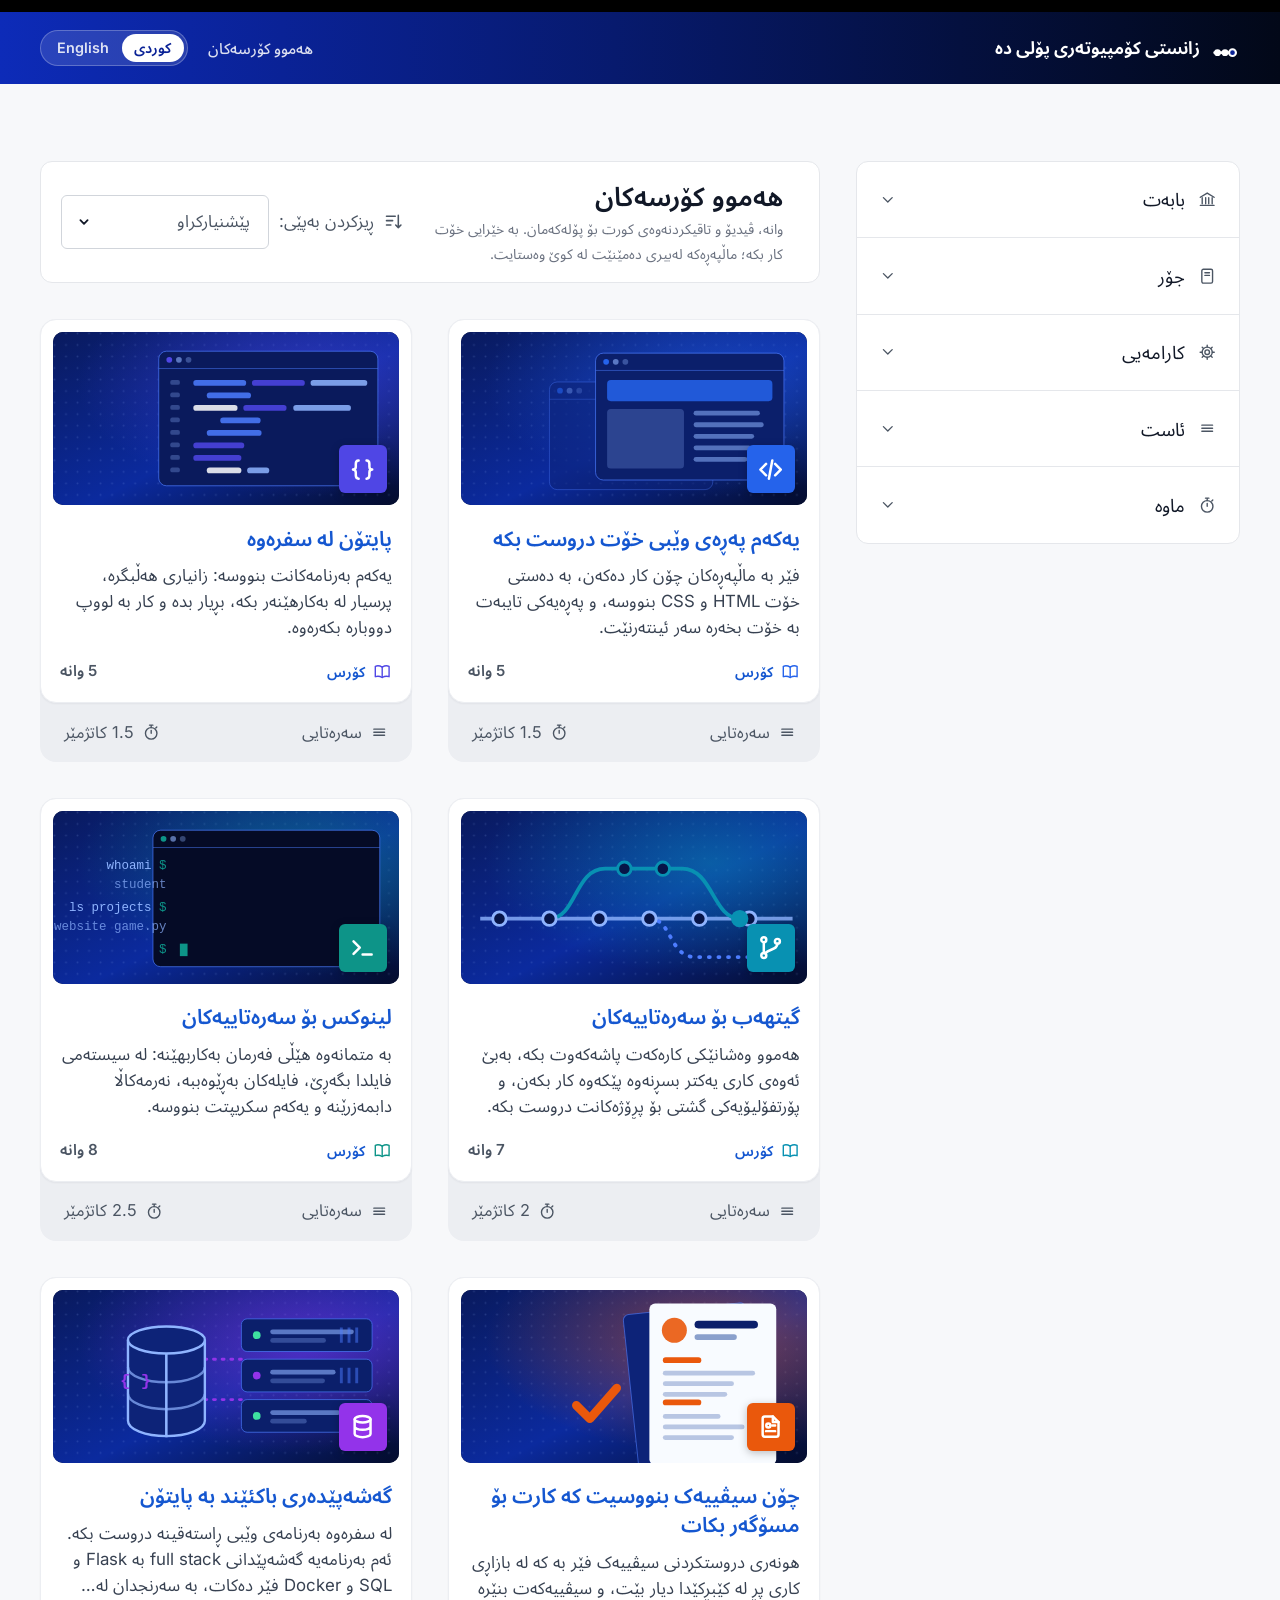
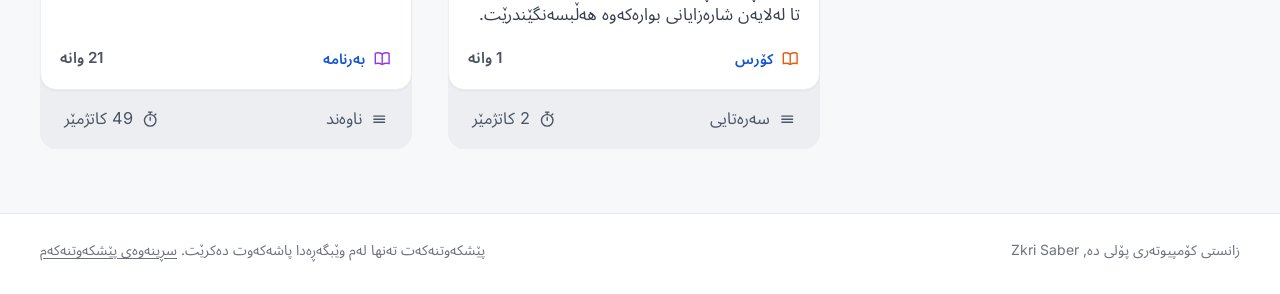
<file: index.html>
<!DOCTYPE html>
<html lang="en">
<head>
  <meta charset="utf-8">
  <meta name="viewport" content="width=device-width, initial-scale=1">
  <title>Courses</title>
  <meta name="description" content="Online courses for my students.">
  <link rel="icon" href="data:image/svg+xml,%3Csvg xmlns='http://www.w3.org/2000/svg' viewBox='0 0 32 32'%3E%3Crect width='32' height='32' rx='8' fill='%230A2296'/%3E%3Cpath d='M6 22h20' stroke='%238FB4FF' stroke-width='3' stroke-linecap='round'/%3E%3Ccircle cx='9' cy='22' r='3.5' fill='%238FB4FF'/%3E%3Ccircle cx='16' cy='22' r='3.5' fill='%238FB4FF'/%3E%3Ccircle cx='23' cy='22' r='3.5' fill='%230A2296' stroke='%238FB4FF' stroke-width='2'/%3E%3C/svg%3E">
  <link rel="stylesheet" href="assets/styles.css">
</head>
<body>
  <a class="skip-link" href="#main">Skip to content</a>

  <header class="topbar">
    <div class="topbar-inner">
      <a class="brand" href="#/" id="brand">
        <svg class="brand-mark" viewBox="0 0 32 32" aria-hidden="true">
          <path d="M5 21h22" />
          <circle cx="8" cy="21" r="3.6" />
          <circle cx="16" cy="21" r="3.6" />
          <circle cx="24" cy="21" r="3.6" class="open" />
        </svg>
        <span id="brand-name">Courses</span>
      </a>
      <div class="topbar-end">
        <nav class="topnav" aria-label="Main">
          <a href="#/" data-nav="home">All courses</a>
        </nav>
        <div class="lang-switch" id="lang-switch" role="group" hidden></div>
      </div>
    </div>
  </header>

  <main id="main" tabindex="-1">
    <p class="loading">…</p>
  </main>

  <footer class="site-footer">
    <div class="footer-inner">
      <p id="footer-text"></p>
      <p class="footer-note">Your progress is saved in this browser only.
        <button type="button" class="link-button" id="reset-progress">Reset my progress</button>
      </p>
    </div>
  </footer>

  <script src="assets/vendor/marked.js"></script>
  <script src="assets/app.js"></script>
</body>
</html>
</file>
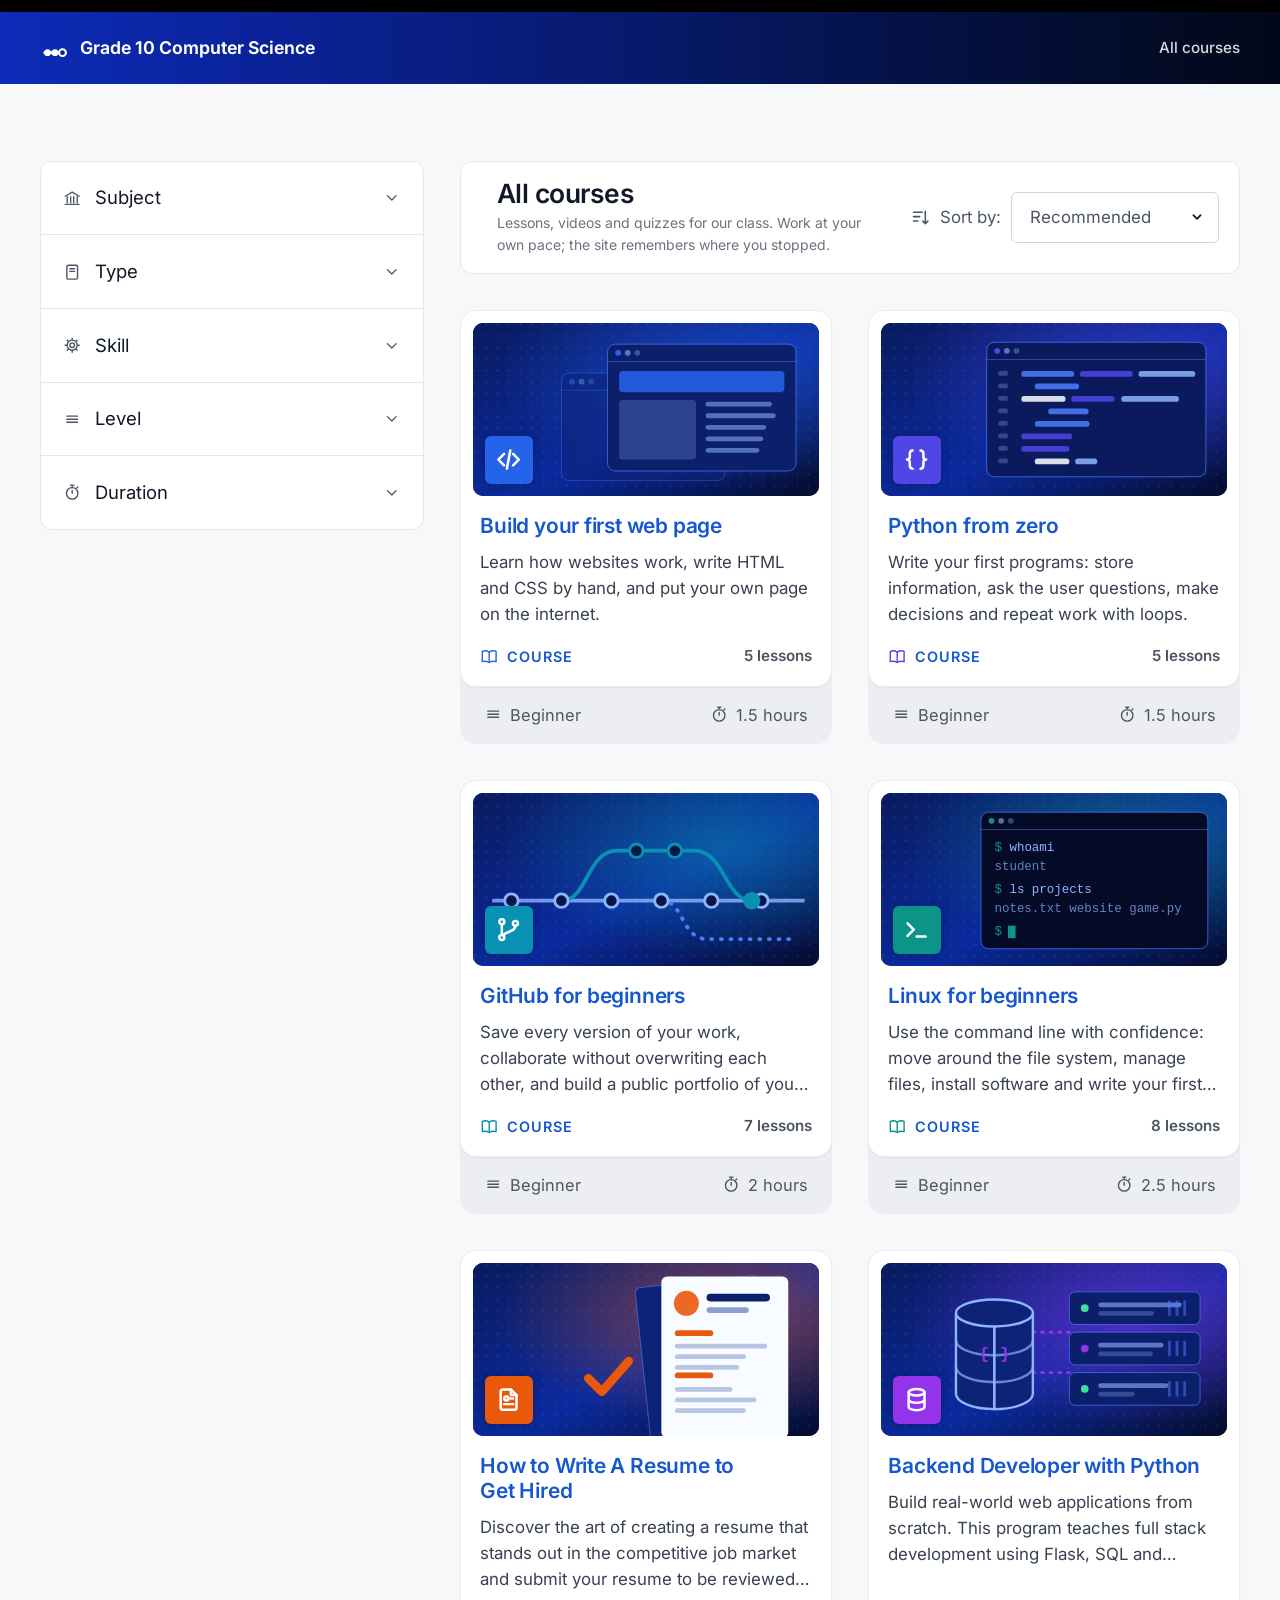
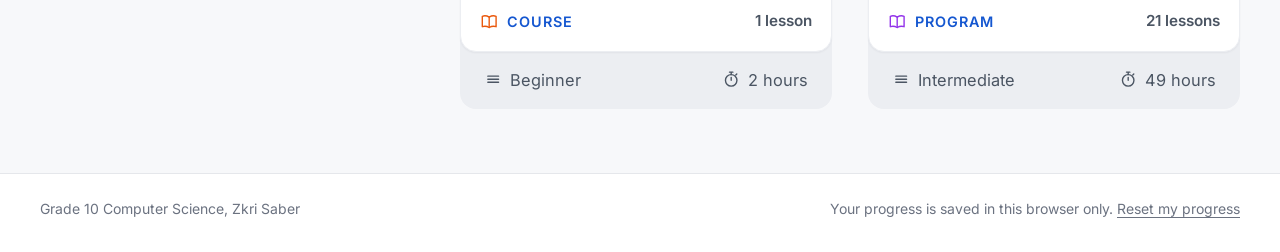
<file: course-site/index.html>
<!DOCTYPE html>
<html lang="en">
<head>
  <meta charset="utf-8">
  <meta name="viewport" content="width=device-width, initial-scale=1">
  <title>Courses</title>
  <meta name="description" content="Online courses for my students.">
  <link rel="icon" href="data:image/svg+xml,%3Csvg xmlns='http://www.w3.org/2000/svg' viewBox='0 0 32 32'%3E%3Crect width='32' height='32' rx='8' fill='%230A2296'/%3E%3Cpath d='M6 22h20' stroke='%238FB4FF' stroke-width='3' stroke-linecap='round'/%3E%3Ccircle cx='9' cy='22' r='3.5' fill='%238FB4FF'/%3E%3Ccircle cx='16' cy='22' r='3.5' fill='%238FB4FF'/%3E%3Ccircle cx='23' cy='22' r='3.5' fill='%230A2296' stroke='%238FB4FF' stroke-width='2'/%3E%3C/svg%3E">
  <link rel="stylesheet" href="assets/styles.css">
</head>
<body>
  <a class="skip-link" href="#main">Skip to content</a>

  <header class="topbar">
    <div class="topbar-inner">
      <a class="brand" href="#/" id="brand">
        <svg class="brand-mark" viewBox="0 0 32 32" aria-hidden="true">
          <path d="M5 21h22" />
          <circle cx="8" cy="21" r="3.6" />
          <circle cx="16" cy="21" r="3.6" />
          <circle cx="24" cy="21" r="3.6" class="open" />
        </svg>
        <span id="brand-name">Courses</span>
      </a>
      <nav class="topnav" aria-label="Main">
        <a href="#/" data-nav="home">All courses</a>
      </nav>
    </div>
  </header>

  <main id="main" tabindex="-1">
    <p class="loading">Loading courses…</p>
  </main>

  <footer class="site-footer">
    <div class="footer-inner">
      <p id="footer-text"></p>
      <p class="footer-note">Your progress is saved in this browser only.
        <button type="button" class="link-button" id="reset-progress">Reset my progress</button>
      </p>
    </div>
  </footer>

  <script src="assets/vendor/marked.js"></script>
  <script src="assets/app.js"></script>
</body>
</html>
</file>
<file: assets/styles.css>
/* ==========================================================================
   Course site styles
   Colors, fonts and spacing live in the :root block below. Change them there.
   Each course's accent color comes from "color" in content/courses.json.
   ========================================================================== */

@font-face {
  font-family: "Inter";
  src: url("fonts/inter-latin.woff2") format("woff2-variations");
  font-weight: 100 900;
  font-display: swap;
  unicode-range: U+0000-00FF, U+0131, U+0152-0153, U+02BB-02BC, U+02C6, U+02DA, U+02DC, U+0304, U+0308, U+0329, U+2000-206F, U+20AC, U+2122, U+2191, U+2193, U+2212, U+2215, U+FEFF, U+FFFD;
}
@font-face {
  font-family: "Inter";
  src: url("fonts/inter-latin-ext.woff2") format("woff2-variations");
  font-weight: 100 900;
  font-display: swap;
  unicode-range: U+0100-02BA, U+02BD-02C5, U+02C7-02CC, U+02CE-02D7, U+02DD-02FF, U+1E00-1E9F, U+1EF2-1EFF, U+2C60-2C7F, U+A720-A7FF;
}

/* Arabic-script letters, including Kurdish Sorani (ڕ ڵ ێ ۆ ە) */
@font-face {
  font-family: "Noto Sans Arabic";
  src: url("fonts/noto-sans-arabic.woff2") format("woff2-variations");
  font-weight: 100 900;
  font-display: swap;
  unicode-range: U+0600-06FF, U+0750-077F, U+0870-088E, U+0890-0891, U+0897-08E1, U+08E3-08FF, U+200C-200E, U+2010-2011, U+204F, U+2E41, U+FB50-FDFF, U+FE70-FE74, U+FE76-FEFC;
}

:root {
  /* Palette */
  --paper: #f7f8fa;        /* page background */
  --surface: #ffffff;      /* panels and cards */
  --ink: #111827;          /* headings */
  --text: #374151;         /* body text */
  --ink-2: #4b5563;        /* secondary text */
  --ink-3: #6b7280;        /* hints, meta */
  --rule: #e5e7eb;         /* dividers and borders */
  --rule-strong: #d1d5db;
  --blue: #1557d0;         /* course titles and links */
  --action: #1d4ed8;       /* buttons */
  --action-hover: #1e40af;
  --foot: #eceef2;         /* card footer strip */
  --ok: #0c7a5f;
  --ok-bg: #e3f4ee;
  --bad: #b4243a;
  --bad-bg: #fbe9ec;
  --focus: #2563eb;
  --line: #2563eb;         /* default course color (overridden per course) */
  --band: linear-gradient(90deg, #0d2bb8 0%, #0a2296 22%, #071a6e 48%, #04103f 75%, #020818 100%);

  /* Type */
  --display: "Inter", "Noto Sans Arabic", "Segoe UI", system-ui, -apple-system, sans-serif;
  --body: "Inter", "Noto Sans Arabic", "Segoe UI", system-ui, -apple-system, "Noto Sans", sans-serif;
  --mono: ui-monospace, "SF Mono", Menlo, Consolas, monospace;

  --t-sm: 0.875rem;
  --t-base: 1rem;
  --t-md: 1.25rem;
  --t-lg: 1.5rem;
  --t-xl: 2.25rem;

  --page: 100rem;
  --gutter: clamp(1rem, 3.5vw, 2.5rem);
  --radius: 16px;
}

*, *::before, *::after { box-sizing: border-box; }

[hidden] { display: none !important; }

html { -webkit-text-size-adjust: 100%; }

body {
  margin: 0;
  background: var(--paper);
  color: var(--text);
  font-family: var(--body);
  font-size: var(--t-base);
  line-height: 1.6;
  min-height: 100vh;
  display: flex;
  flex-direction: column;
  -webkit-font-smoothing: antialiased;
}

main { flex: 1; outline: none; }

img, video, iframe { max-width: 100%; }

a { color: var(--blue); text-decoration-thickness: 1px; text-underline-offset: 0.18em; }
a:hover { text-decoration-thickness: 2px; }

:focus-visible {
  outline: 3px solid var(--focus);
  outline-offset: 3px;
  border-radius: 4px;
}

/* Page headings receive focus after navigation (for screen readers); no ring needed */
h1[tabindex="-1"]:focus { outline: none; }

h1, h2, h3, h4 {
  font-family: var(--display);
  font-weight: 650;
  line-height: 1.2;
  letter-spacing: -0.015em;
  color: var(--ink);
  margin: 0;
  text-wrap: balance;
}

p { margin: 0; text-wrap: pretty; }

.skip-link {
  position: absolute;
  inset-inline-start: 1rem;
  top: -4rem;
  background: var(--ink);
  color: #fff;
  padding: 0.6rem 1rem;
  border-radius: 8px;
  z-index: 20;
}
.skip-link:focus { top: 1rem; }

.visually-hidden {
  position: absolute !important;
  width: 1px; height: 1px;
  overflow: hidden; clip: rect(0 0 0 0);
  white-space: nowrap;
}

.wrap {
  max-width: var(--page);
  margin-inline: auto;
  padding-inline: var(--gutter);
}

.icon { width: 1.25em; height: 1.25em; flex: none; vertical-align: -0.25em; }

/* ---------- Header band ---------- */

.topbar {
  border-top: 12px solid #000;
  background: var(--band);
  color: #fff;
}
.topbar-inner {
  max-width: var(--page);
  min-height: 72px;
  margin-inline: auto;
  padding: 0.75rem var(--gutter);
  display: flex;
  align-items: center;
  justify-content: space-between;
  gap: 1rem;
}
.brand {
  display: inline-flex;
  align-items: center;
  gap: 0.65rem;
  min-width: 0;
  font-weight: 650;
  font-size: 1.1rem;
  line-height: 1.2;
  color: #fff;
  text-decoration: none;
}
.brand span { overflow: hidden; text-overflow: ellipsis; white-space: nowrap; }
.brand-mark { width: 30px; height: 30px; flex: none; }
.brand-mark path { stroke: #fff; stroke-width: 3; stroke-linecap: round; }
.brand-mark circle { fill: #fff; }
.brand-mark circle.open { fill: #0a2296; stroke: #fff; stroke-width: 2.2; }
.topbar-end { flex: none; display: flex; align-items: center; gap: 1.25rem; }
.topnav { flex: none; white-space: nowrap; }
.lang-switch {
  display: inline-flex;
  padding: 3px;
  border-radius: 999px;
  background: rgba(255, 255, 255, 0.12);
  border: 1px solid rgba(255, 255, 255, 0.25);
}
.lang-switch button {
  font: inherit;
  font-size: 0.9rem;
  font-weight: 600;
  line-height: 1.2;
  padding: 0.35rem 0.8rem;
  border: 0;
  border-radius: 999px;
  background: transparent;
  color: rgba(255, 255, 255, 0.85);
  cursor: pointer;
}
.lang-switch button:hover { color: #fff; }
.lang-switch button[aria-pressed="true"] { background: #fff; color: #0a2296; }
.topnav a {
  color: rgba(255, 255, 255, 0.85);
  text-decoration: none;
  font-size: 0.95rem;
  font-weight: 500;
}
.topnav a:hover { color: #fff; text-decoration: underline; }
.topbar :focus-visible { outline-color: #fff; }

/* ---------- Buttons ---------- */

.btn {
  display: inline-flex;
  align-items: center;
  justify-content: center;
  gap: 0.55rem;
  font: inherit;
  font-weight: 600;
  font-size: 1rem;
  line-height: 1.2;
  padding: 0.8rem 1.3rem;
  border-radius: 8px;
  border: 2px solid var(--action);
  background: var(--action);
  color: #fff;
  text-decoration: none;
  cursor: pointer;
}
.btn:hover { background: var(--action-hover); border-color: var(--action-hover); }
.btn-quiet {
  background: var(--surface);
  color: var(--ink);
  border-color: var(--rule-strong);
}
.btn-quiet:hover { background: var(--surface); border-color: var(--ink); }
.btn[disabled] { opacity: 0.5; cursor: not-allowed; }

.link-button {
  font: inherit;
  color: inherit;
  background: none;
  border: 0;
  padding: 0;
  text-decoration: underline;
  text-underline-offset: 0.18em;
  cursor: pointer;
}

.panel {
  --paper: var(--surface);
  background: var(--surface);
  border: 1px solid var(--rule);
  border-radius: 12px;
}

/* ---------- Catalog (home) ---------- */

.catalog {
  max-width: var(--page);
  margin-inline: auto;
  padding: clamp(2rem, 6vw, 6rem) var(--gutter) 4rem;
  display: grid;
  grid-template-columns: minmax(15rem, 24rem) minmax(0, 1fr);
  gap: 2.25rem;
  align-items: start;
}

/* Filters sidebar */
.filters { overflow: hidden; }
.filters-search {
  padding: 1rem 1.25rem;
  border-bottom: 1px solid var(--rule);
}
.filters-search input {
  font: inherit;
  width: 100%;
  padding: 0.6rem 0.8rem;
  border: 1px solid var(--rule-strong);
  border-radius: 8px;
}
.filter-group + .filter-group { border-top: 1px solid var(--rule); }
.filter-group summary {
  list-style: none;
  display: flex;
  align-items: center;
  gap: 0.85rem;
  padding: 1.35rem 1.4rem;
  cursor: pointer;
  font-size: 1.15rem;
  color: var(--ink);
  user-select: none;
}
.filter-group summary::-webkit-details-marker { display: none; }
.filter-group summary .icon { color: var(--ink-2); width: 1.15rem; height: 1.15rem; }
.filter-group summary .label { flex: 1; }
.filter-group summary .chev {
  width: 1.1rem; height: 1.1rem;
  color: var(--ink-2);
  transition: transform 160ms ease;
}
.filter-group[open] summary .chev { transform: rotate(180deg); }
.filter-group summary .active-count {
  min-width: 1.5rem;
  padding: 0 0.45rem;
  border-radius: 999px;
  background: var(--action);
  color: #fff;
  font-size: 0.8rem;
  font-weight: 600;
  line-height: 1.5rem;
  text-align: center;
}
.filter-options {
  list-style: none;
  margin: 0;
  padding-block: 0 1.1rem;
  padding-inline: 3.4rem 1.4rem;
  display: grid;
  gap: 0.15rem;
}
.filter-options label {
  display: flex;
  align-items: center;
  gap: 0.65rem;
  padding: 0.35rem 0;
  cursor: pointer;
  color: var(--text);
}
.filter-options input { width: 1.05rem; height: 1.05rem; accent-color: var(--action); margin: 0; flex: none; }
.filter-options .opt-label { flex: 1; }
.filter-options .opt-count { color: var(--ink-3); font-size: var(--t-sm); }
.filter-more { margin-block: -0.4rem 1rem; margin-inline: 3.4rem 1.4rem; font-size: var(--t-sm); color: var(--blue); }
.filters-clear {
  display: block;
  width: 100%;
  text-align: start;
  padding: 1rem 1.4rem;
  border-top: 1px solid var(--rule);
  font-size: var(--t-sm);
  color: var(--blue);
}

/* Results header bar */
.results-bar {
  display: flex;
  align-items: center;
  justify-content: space-between;
  flex-wrap: nowrap;
  gap: 1rem 1.5rem;
  padding-block: 1rem;
  padding-inline: 2.25rem 1.25rem;
  margin-bottom: 2.25rem;
}
.results-bar > div:first-child { flex: 1 1 auto; min-width: 0; }
.results-bar h1 { font-size: 1.65rem; font-weight: 600; letter-spacing: -0.02em; }
.results-bar .sub { margin-top: 0.15rem; font-size: var(--t-sm); color: var(--ink-3); }
.results-bar .sub strong { color: var(--ink); }
.results-tools { flex: none; display: flex; align-items: center; gap: 0.75rem; flex-wrap: wrap; }
.sort { display: flex; align-items: center; gap: 0.6rem; color: var(--ink-2); font-size: 1.05rem; }
.sort .icon { color: var(--ink-2); }
.sort select {
  font: inherit;
  color: var(--ink-2);
  min-width: 13rem;
  padding: 0.7rem 2.5rem 0.7rem 1.1rem;
  border: 1px solid var(--rule-strong);
  border-radius: 6px;
  background: var(--surface) url("data:image/svg+xml,%3Csvg xmlns='http://www.w3.org/2000/svg' viewBox='0 0 20 20' fill='none' stroke='%23111827' stroke-width='2' stroke-linecap='round' stroke-linejoin='round'%3E%3Cpath d='M6 8l4 4 4-4'/%3E%3C/svg%3E") no-repeat right 0.8rem center / 1.1rem;
  appearance: none;
  -webkit-appearance: none;
  cursor: pointer;
}
[dir="rtl"] .sort select { background-position: left 0.8rem center; padding: 0.7rem 1.1rem 0.7rem 2.5rem; }
.filters-toggle { display: none; }

/* Course cards */
.cards {
  list-style: none;
  margin: 0;
  padding: 0;
  display: grid;
  grid-template-columns: repeat(auto-fill, minmax(16.5rem, 1fr));
  gap: 2.25rem;
}
.card {
  background: var(--foot);
  border-radius: var(--radius);
  display: flex;
  flex-direction: column;
}
.card > a {
  display: flex;
  flex-direction: column;
  flex: 1;
  color: inherit;
  text-decoration: none;
  border-radius: var(--radius);
}
.card-main {
  flex: 1;
  background: var(--surface);
  border: 1px solid #eceef2;
  border-radius: var(--radius);
  padding: 0.75rem;
  box-shadow: 0 1px 2px rgba(16, 24, 40, 0.05);
  display: flex;
  flex-direction: column;
  transition: box-shadow 160ms ease;
}
.card > a:hover .card-main { box-shadow: 0 6px 20px rgba(16, 24, 40, 0.1); }
.card-cover {
  position: relative;
  aspect-ratio: 2 / 1;
  border-radius: 10px;
  overflow: hidden;
  background: #061133;
}
.card-cover svg, .card-cover img {
  position: absolute;
  inset: 0;
  width: 100%;
  height: 100%;
  object-fit: cover;
  display: block;
}
.card-badge {
  position: absolute;
  inset-inline-start: 0.75rem;
  bottom: 0.75rem;
  width: 3rem;
  height: 3rem;
  border-radius: 6px;
  background: var(--line);
  color: #fff;
  display: grid;
  place-items: center;
  box-shadow: 0 2px 8px rgba(0, 0, 0, 0.25);
}
.card-badge svg { position: static; width: 1.7rem; height: 1.7rem; }
.card-body {
  display: flex;
  flex-direction: column;
  flex: 1;
  padding: 1.15rem 0.45rem 0.35rem;
}
.card-title {
  text-wrap: pretty;
  font-size: 1.3rem;
  font-weight: 600;
  color: var(--blue);
  letter-spacing: -0.01em;
}
.card > a:hover .card-title { text-decoration: underline; text-decoration-thickness: 2px; text-underline-offset: 0.15em; }
.card-summary {
  margin-top: 0.6rem;
  color: var(--text);
  font-size: 1.05rem;
  line-height: 1.55;
  display: -webkit-box;
  -webkit-line-clamp: 3;
  -webkit-box-orient: vertical;
  overflow: hidden;
}
.card-meta {
  margin-top: auto;
  padding-top: 1.1rem;
  display: flex;
  align-items: center;
  justify-content: space-between;
  gap: 0.75rem;
}
.card-type {
  display: inline-flex;
  align-items: center;
  gap: 0.55rem;
  color: var(--blue);
  font-size: 0.9rem;
  font-weight: 600;
  letter-spacing: 0.07em;
  text-transform: uppercase;
}
.card-type .icon { width: 1.15rem; height: 1.15rem; color: var(--line); }
.card-status { font-size: 0.95rem; font-weight: 600; color: var(--ink-2); white-space: nowrap; }
.card-status.started { color: var(--action); }
.card-status.finished { color: var(--ok); }
.card-progress {
  height: 4px;
  margin: 0.8rem 0.45rem 0.2rem;
  border-radius: 2px;
  background: var(--rule);
  overflow: hidden;
}
.card-progress span { display: block; height: 100%; background: var(--line); border-radius: 2px; }
.card-foot {
  display: flex;
  align-items: center;
  justify-content: space-between;
  gap: 1rem;
  padding: 0.9rem 1.5rem 1rem;
  color: var(--ink-2);
  font-size: 1.02rem;
}
.card-foot span { display: inline-flex; align-items: center; gap: 0.5rem; }
.card-foot .icon { color: var(--ink-2); width: 1.15rem; height: 1.15rem; }

.empty-state {
  padding: 3rem 2rem;
  text-align: center;
  color: var(--ink-2);
}
.empty-state .btn { margin-top: 1rem; }

/* ---------- Route graphics (progress lines) ---------- */

.route-h {
  --dot: 15px;
  position: relative;
  display: flex;
  align-items: center;
  justify-content: space-between;
  height: var(--dot);
  margin-block: 0.25rem;
}
.route-h::before,
.route-h .route-fill {
  content: "";
  position: absolute;
  inset-inline-start: calc(var(--dot) / 2);
  height: 5px;
  top: calc(50% - 2.5px);
  border-radius: 3px;
}
.route-h::before {
  inset-inline-end: calc(var(--dot) / 2);
  background: color-mix(in srgb, var(--line) 22%, var(--paper));
}
.route-h .route-fill {
  width: calc((100% - var(--dot)) * var(--progress, 0));
  background: var(--line);
}
.route-h .stop {
  position: relative;
  width: var(--dot);
  height: var(--dot);
  border-radius: 50%;
  background: var(--paper);
  border: 3px solid color-mix(in srgb, var(--line) 40%, var(--paper));
  flex: none;
}
.route-h .stop.done { background: var(--line); border-color: var(--line); }
.route-h .stop.next { border-color: var(--line); box-shadow: 0 0 0 4px color-mix(in srgb, var(--line) 20%, transparent); }

.route-v {
  list-style: none;
  margin: 0;
  padding: 0;
  position: relative;
}
.route-v .module {
  position: relative;
  padding-inline-start: 2.6rem;
  padding-bottom: 0.4rem;
}
.route-v .module::before {
  content: "";
  position: absolute;
  inset-inline-start: calc(0.85rem - 3px);
  top: 0.4rem;
  bottom: -0.4rem;
  width: 6px;
  background: var(--line);
  border-radius: 3px;
}
.route-v .module:last-child::before { bottom: 1.6rem; }
.route-v .module-title {
  position: relative;
  font-size: 1.1rem;
  font-weight: 650;
  color: var(--ink);
  padding-block: 0.15rem 0.6rem;
}
.route-v .module-title::before {
  content: "";
  position: absolute;
  inset-inline-start: calc(-2.6rem + 0.85rem - 11px);
  top: 0.25rem;
  width: 22px;
  height: 22px;
  border-radius: 7px;
  background: var(--ink);
  border: 4px solid var(--paper);
}
.route-v .module-sub {
  display: block;
  font-size: var(--t-sm);
  font-weight: 400;
  color: var(--ink-3);
  margin-top: 0.1rem;
}
.route-v ol { list-style: none; margin: 0; padding: 0 0 0.9rem; }
.route-v .station { position: relative; }
.route-v .station a {
  display: flex;
  align-items: baseline;
  justify-content: space-between;
  gap: 1rem;
  padding: 0.55rem 0.75rem;
  margin-inline-start: -0.75rem;
  border-radius: 8px;
  color: var(--ink);
  text-decoration: none;
}
.route-v .station a:hover { background: color-mix(in srgb, var(--line) 8%, var(--surface)); }
.route-v .station::before {
  content: "";
  position: absolute;
  inset-inline-start: calc(-2.6rem + 0.85rem - 9px);
  top: 0.8rem;
  width: 18px;
  height: 18px;
  border-radius: 50%;
  background: var(--paper);
  border: 4px solid var(--line);
}
.route-v .station.done::before { background: var(--line); }
.route-v .station.next::before { box-shadow: 0 0 0 5px color-mix(in srgb, var(--line) 22%, transparent); }
.route-v .station[aria-current="page"] a {
  background: color-mix(in srgb, var(--line) 7%, var(--surface));
  box-shadow: inset 0 0 0 2px var(--line);
}
.route-v .station-title { font-weight: 600; }
.route-v .station.done .station-title { font-weight: 400; color: var(--ink-2); }
.route-v .station-meta { flex: none; font-size: var(--t-sm); color: var(--ink-3); white-space: nowrap; }
.route-v .station-meta .tag-next { color: var(--action); font-weight: 600; }

/* ---------- Course page ---------- */

.course-band {
  background: var(--band);
  color: #fff;
}
.crumbs {
  font-size: var(--t-sm);
  color: var(--ink-3);
  padding-top: 1.75rem;
}
.crumbs a { color: var(--ink-2); }
.course-band .crumbs { color: rgba(255, 255, 255, 0.7); }
.course-band .crumbs a { color: rgba(255, 255, 255, 0.85); }
.course-hero {
  display: grid;
  grid-template-columns: minmax(0, 1fr) minmax(17rem, 23rem);
  gap: 2rem 3.5rem;
  align-items: start;
  padding-block: 1.75rem 3rem;
}
.course-hero .type-label {
  display: inline-flex;
  align-items: center;
  gap: 0.5rem;
  font-size: 0.85rem;
  font-weight: 600;
  letter-spacing: 0.07em;
  text-transform: uppercase;
  color: rgba(255, 255, 255, 0.8);
}
.course-hero h1 {
  margin-top: 0.75rem;
  color: #fff;
  font-size: clamp(2.1rem, 4.6vw, 3.25rem);
  font-weight: 700;
  letter-spacing: -0.03em;
  line-height: 1.08;
}
.course-hero .summary {
  margin-top: 1rem;
  font-size: 1.15rem;
  color: rgba(255, 255, 255, 0.85);
  max-width: 52ch;
}
.course-facts {
  display: flex;
  flex-wrap: wrap;
  gap: 0.6rem 2rem;
  margin: 1.5rem 0 0;
  font-size: 0.95rem;
}
.course-facts div { display: flex; align-items: center; gap: 0.45rem; }
.course-facts dt { color: rgba(255, 255, 255, 0.7); display: inline-flex; align-items: center; gap: 0.45rem; }
.course-facts dd { margin: 0; font-weight: 600; color: #fff; }
.course-facts .icon { width: 1.1rem; height: 1.1rem; }

.progress-card {
  --paper: var(--surface);
  background: var(--surface);
  color: var(--text);
  border-radius: var(--radius);
  padding: 0.75rem 0.75rem 1.25rem;
  display: grid;
  gap: 0.9rem;
  box-shadow: 0 10px 30px rgba(0, 0, 0, 0.25);
}
.progress-card .card-cover { margin-bottom: 0.25rem; }
.progress-card .count, .progress-card .route-h, .progress-card .btn { margin-inline: 0.5rem; }
.progress-card .count { font-size: var(--t-sm); color: var(--ink-2); }
.progress-card .count strong { font-size: 1.5rem; color: var(--ink); margin-inline-end: 0.2rem; }

.course-body {
  display: grid;
  grid-template-columns: minmax(0, 1fr) minmax(17rem, 23rem);
  gap: 2.25rem 3.5rem;
  padding-block: 2.5rem 4rem;
  align-items: start;
}
.course-body .syllabus { padding: 1.75rem 1.75rem 1rem; }
.course-body h2 { font-size: var(--t-lg); margin-bottom: 1.25rem; }
.course-aside { display: grid; gap: 1.25rem; align-content: start; }
.aside-block { padding: 1.5rem; }
.aside-block h2 { font-size: 1.15rem; margin-bottom: 0.75rem; }
.outcomes {
  list-style: none;
  margin: 0;
  padding: 0;
  display: grid;
  gap: 0.6rem;
}
.outcomes li {
  position: relative;
  padding-inline-start: 1.6rem;
  color: var(--ink-2);
}
.outcomes li::before {
  content: "";
  position: absolute;
  inset-inline-start: 0;
  top: 0.5em;
  width: 10px;
  height: 10px;
  border-radius: 50%;
  border: 3px solid var(--line);
}
.aside-block p { color: var(--ink-2); }
.aside-block .btn { margin-top: 1rem; }
.aside-block.finished { border-inline-start: 6px solid var(--line); }
.chips { list-style: none; margin: 0; padding: 0; display: flex; flex-wrap: wrap; gap: 0.5rem; }
.chips li {
  padding: 0.3rem 0.75rem;
  border-radius: 999px;
  background: color-mix(in srgb, var(--line) 9%, var(--surface));
  border: 1px solid color-mix(in srgb, var(--line) 28%, var(--surface));
  color: var(--ink);
  font-size: 0.875rem;
  font-weight: 500;
}
.prereqs { margin: 0.75rem 0 0; padding-inline-start: 1.2rem; color: var(--ink-2); display: grid; gap: 0.4rem; }
.prereqs a { color: var(--blue); }

/* Course outline */
.outline-head {
  display: flex;
  align-items: baseline;
  justify-content: space-between;
  flex-wrap: wrap;
  gap: 0.75rem 2rem;
  margin-bottom: 1.5rem;
}
.outline-head h2 {
  margin: 0;
  font-size: clamp(1.9rem, 3.6vw, 2.6rem);
  font-weight: 600;
  letter-spacing: -0.03em;
}
.outline-counts { display: flex; flex-wrap: wrap; gap: 0.5rem 2rem; font-size: 1.15rem; color: var(--ink); }
.outline-counts span { display: inline-flex; align-items: center; gap: 0.55rem; }
.outline-counts .icon { color: var(--ink-3); width: 1.4rem; height: 1.4rem; }
.outline-module {
  border: 1px solid color-mix(in srgb, var(--line) 75%, white);
  border-radius: 12px;
  background: #f8fafc;
  overflow: hidden;
}
.outline-module + .outline-module { margin-top: 1.5rem; }
.outline-title {
  margin: 0;
  padding: 1.5rem 2.25rem;
  background: var(--surface);
  border-bottom: 1px solid var(--rule);
  font-size: 1.5rem;
  font-weight: 600;
  letter-spacing: -0.02em;
}
.outline-sub { display: block; margin-top: 0.2rem; font-size: 0.95rem; font-weight: 400; letter-spacing: 0; color: var(--ink-3); }
.outline-list { list-style: none; margin: 0; padding: 1.5rem 2.25rem; }
.outline-row {
  display: grid;
  grid-template-columns: 3.4rem minmax(0, 0.85fr) minmax(0, 1.35fr);
  gap: 0.4rem 1.75rem;
  align-items: start;
  padding: 1.15rem 0;
  border-top: 1px solid #dbe4f3;
}
.outline-row:last-child { padding-bottom: 0.4rem; }
.pill {
  display: inline-flex;
  align-items: center;
  justify-content: center;
  min-width: 2.4rem;
  height: 1.55rem;
  margin-top: 0.1rem;
  padding: 0 0.55rem;
  border-radius: 999px;
  background: #1d4ed8;
  color: #fff;
  font-size: 0.75rem;
  font-weight: 700;
  justify-self: start;
}
.pill-project { background: #f7931e; }
.outline-name a, .outline-plain {
  color: var(--ink);
  font-weight: 600;
  font-size: 1.05rem;
  text-decoration: none;
}
.outline-name a:hover { text-decoration: underline; }
.outline-meta {
  display: flex;
  align-items: center;
  gap: 0.3rem;
  margin-top: 0.2rem;
  font-size: 0.85rem;
  color: var(--ink-3);
}
.outline-meta .icon { width: 1rem; height: 1rem; }
.outline-meta.is-done { color: var(--ok); font-weight: 600; }
.outline-meta.is-next { color: var(--action); font-weight: 600; }
.outline-row.done .outline-name a { color: var(--ink-2); }
.outline-desc { color: var(--text); font-size: 1.02rem; }

/* Project submission box */
.submit-box {
  margin-top: 2.5rem;
  padding: 1.5rem;
  background: var(--surface);
  border: 1px solid var(--rule);
  border-inline-start: 5px solid #f7931e;
  border-radius: 12px;
}
.submit-box h2 { font-size: var(--t-md); margin-bottom: 0.4rem; }
.submit-box p { color: var(--ink-2); }
.submit-box .btn { margin-top: 1rem; }

/* ---------- Lesson page ---------- */

.lesson-layout {
  display: grid;
  grid-template-columns: 19rem minmax(0, 1fr);
  gap: 3.5rem;
  padding-block: 2rem 4rem;
  align-items: start;
}
.lesson-nav {
  --paper: var(--surface);
  position: sticky;
  top: 1.25rem;
  max-height: calc(100vh - 2.5rem);
  overflow: auto;
  padding: 1.25rem 1.25rem 1rem;
  background: var(--surface);
  border: 1px solid var(--rule);
  border-radius: 12px;
}
.lesson-nav summary {
  list-style: none;
  cursor: pointer;
  font-weight: 650;
  font-size: 1.1rem;
  color: var(--ink);
  padding-bottom: 0.25rem;
}
.lesson-nav summary::-webkit-details-marker { display: none; }
.lesson-nav .nav-course { display: block; margin-bottom: 0.25rem; }
.lesson-nav .nav-count {
  display: block;
  font-weight: 400;
  font-size: var(--t-sm);
  color: var(--ink-3);
}
.lesson-nav .route-h { margin-block: 0.9rem 1.5rem; --dot: 11px; }
.lesson-nav .route-v .module-title { font-size: 0.98rem; }
.lesson-nav .route-v .station a { padding-block: 0.4rem; font-size: 0.93rem; }
.lesson-nav .route-v .station::before { top: 0.66rem; }
.lesson-nav .route-v .station-meta { display: none; }

.lesson { max-width: 46rem; }
.lesson-head .where { font-size: var(--t-sm); color: var(--ink-3); }
.lesson-head h1 {
  margin-top: 0.4rem;
  font-size: clamp(1.9rem, 4vw, 2.6rem);
  font-weight: 700;
  letter-spacing: -0.025em;
  line-height: 1.1;
}
.lesson-head .lesson-facts { margin-top: 0.75rem; font-size: var(--t-sm); color: var(--ink-3); }

.video {
  margin-top: 2rem;
  position: relative;
  aspect-ratio: 16 / 9;
  background: #061133;
  border-radius: 12px;
  overflow: hidden;
}
.video iframe, .video video {
  position: absolute;
  inset: 0;
  width: 100%;
  height: 100%;
  border: 0;
}

/* Lesson text (rendered markdown) */
.prose { margin-top: 2rem; font-size: 1.075rem; line-height: 1.75; color: var(--text); }
.prose > * + * { margin-top: 1.1em; }
.prose h2 { font-size: var(--t-lg); margin-top: 2.2em; }
.prose h3 { font-size: var(--t-md); margin-top: 1.8em; }
.prose h2 + *, .prose h3 + * { margin-top: 0.6em; }
.prose ul, .prose ol { padding-inline-start: 1.4em; }
.prose li + li { margin-top: 0.35em; }
.prose li:has(> input[type="checkbox"]) { list-style: none; margin-inline-start: -1.4em; }
.prose li > input[type="checkbox"] { margin-inline-end: 0.55em; accent-color: var(--action); vertical-align: -0.1em; }
.prose li::marker { color: var(--ink-3); }
.prose a { color: var(--blue); }
.prose strong { font-weight: 650; color: var(--ink); }
.prose code {
  font-family: var(--mono);
  font-size: 0.88em;
  background: #eef1f6;
  padding: 0.12em 0.35em;
  border-radius: 5px;
}
.prose pre {
  background: #0b1530;
  color: #e6ecf8;
  padding: 1.1rem 1.25rem;
  border-radius: 10px;
  overflow-x: auto;
  font-size: 0.92rem;
  line-height: 1.55;
  direction: ltr;
  text-align: left;
}
.prose pre code { background: none; padding: 0; color: inherit; font-size: inherit; }
.prose blockquote {
  margin-inline: 0;
  padding: 0.9rem 1.2rem;
  border-inline-start: 5px solid var(--line);
  background: var(--surface);
  border-radius: 0 10px 10px 0;
  color: var(--ink-2);
}
[dir="rtl"] .prose blockquote { border-radius: 10px 0 0 10px; }
.prose blockquote > * + * { margin-top: 0.6em; }
.prose img { border-radius: 10px; display: block; height: auto; }
.prose table { border-collapse: collapse; width: 100%; font-size: 0.97rem; background: var(--surface); }
.prose th, .prose td { text-align: start; padding: 0.6rem 0.8rem; border-bottom: 1px solid var(--rule); }
.prose th { font-weight: 650; color: var(--ink); border-bottom: 2px solid var(--ink); }
.prose hr { border: 0; border-top: 1px solid var(--rule); margin-block: 2.5em; }

/* Quiz */
.quiz {
  margin-top: 2.5rem;
  padding: 1.5rem;
  background: var(--surface);
  border: 1px solid var(--rule);
  border-top: 4px solid var(--line);
  border-radius: 12px;
}
.prose .quiz { margin-top: 2.5rem; font-size: 1.02rem; line-height: 1.6; }
.quiz-head {
  display: flex;
  justify-content: space-between;
  align-items: baseline;
  gap: 1rem;
  margin-bottom: 1rem;
}
.quiz-head h2, .prose .quiz-head h2 { font-size: var(--t-md); margin: 0; }
.quiz-score { font-size: var(--t-sm); color: var(--ink-2); }
.question {
  border: 0;
  margin: 0;
  padding: 1.1rem 0 0;
  border-top: 1px solid var(--rule);
}
.question + .question { margin-top: 1.25rem; }
.question legend {
  float: left;
  width: 100%;
  font-weight: 650;
  color: var(--ink);
  padding: 0;
  margin-bottom: 0.75rem;
}
[dir="rtl"] .question legend { float: right; }
.question legend + * { clear: both; }
.option {
  display: flex;
  gap: 0.75rem;
  align-items: flex-start;
  padding: 0.6rem 0.8rem;
  border: 1.5px solid var(--rule);
  border-radius: 8px;
  cursor: pointer;
  line-height: 1.45;
}
.option + .option { margin-top: 0.5rem; }
.option:hover { border-color: var(--rule-strong); }
.option input {
  margin: 0.15rem 0 0;
  width: 1.05rem;
  height: 1.05rem;
  accent-color: var(--action);
  flex: none;
}
.option:has(input:checked) { border-color: var(--action); }
.option.is-right, .option.is-right:has(input:checked) { border-color: var(--ok); background: var(--ok-bg); }
.option.is-wrong, .option.is-wrong:has(input:checked) { border-color: var(--bad); background: var(--bad-bg); }
.option:has(input:disabled) { cursor: default; }
.question .check { margin-top: 0.9rem; padding: 0.55rem 1rem; font-size: 0.95rem; }
.feedback { margin-top: 0.9rem; }
.feedback .verdict { font-weight: 650; }
.feedback.right .verdict { color: var(--ok); }
.feedback.wrong .verdict { color: var(--bad); }
.feedback .why { color: var(--ink-2); }

.lesson-actions {
  margin-top: 3rem;
  padding-top: 1.75rem;
  border-top: 1px solid var(--rule-strong);
  display: flex;
  flex-wrap: wrap;
  gap: 1rem 1.25rem;
  align-items: center;
  justify-content: space-between;
}
.lesson-actions .status { color: var(--ink-2); font-size: var(--t-sm); }
.lesson-actions .status.is-done { color: var(--ok); font-weight: 650; }
.lesson-actions .buttons { display: flex; flex-wrap: wrap; gap: 0.75rem; }
.prev-link { font-size: var(--t-sm); color: var(--ink-2); margin-top: 1.25rem; display: inline-block; }

/* ---------- Certificate ---------- */

.cert-page { padding-block: 0 4rem; }
.cert-page h1 { font-size: var(--t-xl); margin-top: 1rem; }
.cert-controls {
  display: flex;
  flex-wrap: wrap;
  align-items: end;
  gap: 1rem;
  margin-block: 1.25rem 2rem;
}
.cert-controls label { display: grid; gap: 0.35rem; font-weight: 600; font-size: var(--t-sm); color: var(--ink); }
.cert-controls input {
  font: inherit;
  font-weight: 400;
  font-size: 1rem;
  padding: 0.7rem 0.9rem;
  border: 1px solid var(--rule-strong);
  border-radius: 8px;
  min-width: min(22rem, 80vw);
  background: var(--surface);
}
.certificate {
  --paper: var(--surface);
  position: relative;
  aspect-ratio: 1.414 / 1;
  max-width: 60rem;
  background: var(--surface);
  border: 1px solid var(--rule-strong);
  border-top: 14px solid #0a2296;
  border-radius: 6px;
  padding: clamp(1.5rem, 5vw, 4rem);
  display: flex;
  flex-direction: column;
  justify-content: space-between;
  overflow: hidden;
}
.certificate .cert-route {
  position: absolute;
  inset-inline: 0;
  bottom: clamp(1rem, 3vw, 2rem);
  padding-inline: clamp(1.5rem, 5vw, 4rem);
}
.certificate .cert-route .route-h { --dot: 16px; }
.certificate .cert-top { font-size: clamp(0.9rem, 1.6vw, 1.05rem); color: var(--ink-2); font-weight: 500; }
.certificate .cert-name {
  font-weight: 750;
  color: var(--ink);
  font-size: clamp(2.4rem, 7vw, 5rem);
  letter-spacing: -0.035em;
  line-height: 1;
  margin-block: 0.6rem 1.4rem;
  overflow-wrap: anywhere;
}
.certificate .cert-name.placeholder { color: var(--rule-strong); }
.certificate .cert-course { font-size: clamp(1rem, 1.9vw, 1.2rem); color: var(--ink-2); }
.certificate .cert-course-title {
  font-weight: 650;
  color: var(--blue);
  font-size: clamp(1.5rem, 3.6vw, 2.4rem);
  line-height: 1.1;
  letter-spacing: -0.02em;
  max-width: 22ch;
  margin-top: 0.3rem;
}
.certificate .cert-foot {
  display: flex;
  justify-content: space-between;
  gap: 1rem;
  font-size: clamp(0.8rem, 1.5vw, 0.95rem);
  color: var(--ink-2);
  margin-bottom: clamp(1.5rem, 4vw, 2.5rem);
}
.certificate .cert-foot strong { display: block; color: var(--ink); font-size: 1.1em; font-weight: 650; }

/* ---------- Messages ---------- */

.notice {
  margin-block: 3rem;
  max-width: 44rem;
  padding: 1.5rem;
  border: 1px solid var(--bad);
  border-inline-start-width: 5px;
  border-radius: 12px;
  background: var(--surface);
}
.notice h1, .notice h2 { font-size: var(--t-lg); margin-bottom: 0.6rem; }
.notice p + p { margin-top: 0.6rem; }
.notice code { font-family: var(--mono); font-size: 0.9em; }
.loading { padding: 3rem var(--gutter); color: var(--ink-3); max-width: var(--page); margin-inline: auto; }

/* ---------- Footer ---------- */

.site-footer {
  border-top: 1px solid var(--rule);
  font-size: var(--t-sm);
  color: var(--ink-3);
  background: var(--surface);
}
.footer-inner {
  max-width: var(--page);
  margin-inline: auto;
  padding: 1.5rem var(--gutter) 2rem;
  display: flex;
  flex-wrap: wrap;
  justify-content: space-between;
  gap: 0.5rem 2rem;
}

/* ---------- Kurdish Sorani and other right-to-left languages ---------- */

/* Arabic-script letters join together, so never space them out */
:lang(ckb) h1, :lang(ckb) h2, :lang(ckb) h3, :lang(ckb) h4,
:lang(ckb) .card-type, :lang(ckb) .type-label, :lang(ckb) .card-title,
:lang(ckb) .certificate .cert-name, :lang(ckb) .certificate .cert-course-title {
  letter-spacing: 0;
}
:lang(ckb) body, body:lang(ckb) { line-height: 1.75; }
:lang(ckb) .prose { line-height: 1.95; }
:lang(ckb) h1, :lang(ckb) h2, :lang(ckb) h3 { line-height: 1.4; }
:lang(ckb) .home-hero h1, :lang(ckb) .course-hero h1, :lang(ckb) .lesson-head h1 { line-height: 1.35; }

/* Code always reads left to right, even inside right-to-left text */
.prose :not(pre) > code, .outline-desc code, .question code, .option code {
  direction: ltr;
  unicode-bidi: isolate;
}
.prose pre, .prose pre code { direction: ltr; text-align: left; unicode-bidi: isolate; }
[dir="rtl"] .prose table { direction: rtl; }

.untranslated {
  padding: 0.75rem 1rem;
  border-radius: 8px;
  background: #fff7e6;
  border: 1px solid #f5d38a;
  color: #6b4b00;
  font-size: 0.95rem;
}

/* ---------- Smaller screens ---------- */

@media (max-width: 1100px) {
  .catalog { grid-template-columns: minmax(13rem, 16rem) minmax(0, 1fr); gap: 1.5rem; }
  .cards { gap: 1.5rem; }
}

@media (max-width: 900px) {
  .catalog { grid-template-columns: 1fr; padding-top: 1.5rem; }
  /* On small screens the filter panel opens right under the bar with the Filters button */
  .catalog .results { display: contents; }
  .catalog .results-bar { order: 1; }
  .catalog .filters { display: none; order: 2; }
  .catalog.show-filters .filters { display: block; }
  .catalog .cards { order: 3; }
  .catalog .empty-state { order: 4; }
  .results-bar { flex-wrap: wrap; padding: 1rem 1.25rem; margin-bottom: 0; }
  .filters-toggle { display: inline-flex; }
  .course-hero, .course-body { grid-template-columns: minmax(0, 1fr); }
  .lesson-layout { grid-template-columns: minmax(0, 1fr); gap: 1.5rem; padding-top: 1.25rem; }
  .lesson-nav { position: static; max-height: none; overflow: visible; padding: 0.9rem 1rem; }
  .lesson-nav summary { padding-bottom: 0; }
  .lesson-nav summary::after {
    content: attr(data-show);
    display: block;
    font-weight: 400;
    font-size: var(--t-sm);
    color: var(--blue);
    text-decoration: underline;
    margin-top: 0.2rem;
  }
  .lesson-nav[open] summary::after { content: attr(data-hide); }
  .lesson-nav[open] summary { margin-bottom: 0.5rem; }
}

@media (max-width: 560px) {
  .topbar-end { gap: 0.75rem; }
  .topnav { display: none; }
  .results-bar h1 { font-size: 1.4rem; }
  .sort { width: 100%; }
  .sort select { flex: 1; min-width: 0; }
  .results-tools { width: 100%; }
  .lesson-actions .buttons, .lesson-actions .buttons .btn { width: 100%; }
  .quiz { padding: 1.1rem; }
  .outline-title { padding: 1.2rem 1.25rem; font-size: 1.25rem; }
  .outline-list { padding: 1rem 1.25rem; }
  .outline-row { grid-template-columns: 3rem minmax(0, 1fr); gap: 0.4rem 0.9rem; }
  .outline-desc { grid-column: 2; }
  .certificate { aspect-ratio: auto; min-height: 26rem; }
  .certificate .cert-foot { flex-direction: column; margin-bottom: 2.5rem; }
}

@media (prefers-reduced-motion: reduce) {
  * { transition: none !important; }
}

/* ---------- Print: only the certificate ---------- */

@media print {
  @page { size: A4 landscape; margin: 12mm; }
  body { background: #fff; }
  .topbar, .site-footer, .skip-link, .crumbs, .cert-intro, .cert-controls { display: none !important; }
  .cert-page { padding: 0; }
  .wrap { padding: 0; max-width: none; }
  .certificate { max-width: none; width: 100%; height: 180mm; aspect-ratio: auto; border-radius: 0; padding: 18mm; }
  .certificate .cert-top { font-size: 12pt; }
  .certificate .cert-name { font-size: 54pt; }
  .certificate .cert-course { font-size: 14pt; }
  .certificate .cert-course-title { font-size: 30pt; }
  .certificate .cert-foot { font-size: 10.5pt; }
  .certificate .cert-route { padding-inline: 18mm; bottom: 12mm; }
  .certificate, .certificate * { -webkit-print-color-adjust: exact; print-color-adjust: exact; }
}
</file>
<file: course-site/assets/styles.css>
/* ==========================================================================
   Course site styles
   Colors, fonts and spacing live in the :root block below. Change them there.
   Each course's accent color comes from "color" in content/courses.json.
   ========================================================================== */

@font-face {
  font-family: "Inter";
  src: url("fonts/inter-latin.woff2") format("woff2-variations");
  font-weight: 100 900;
  font-display: swap;
  unicode-range: U+0000-00FF, U+0131, U+0152-0153, U+02BB-02BC, U+02C6, U+02DA, U+02DC, U+0304, U+0308, U+0329, U+2000-206F, U+20AC, U+2122, U+2191, U+2193, U+2212, U+2215, U+FEFF, U+FFFD;
}
@font-face {
  font-family: "Inter";
  src: url("fonts/inter-latin-ext.woff2") format("woff2-variations");
  font-weight: 100 900;
  font-display: swap;
  unicode-range: U+0100-02BA, U+02BD-02C5, U+02C7-02CC, U+02CE-02D7, U+02DD-02FF, U+1E00-1E9F, U+1EF2-1EFF, U+2C60-2C7F, U+A720-A7FF;
}

:root {
  /* Palette */
  --paper: #f7f8fa;        /* page background */
  --surface: #ffffff;      /* panels and cards */
  --ink: #111827;          /* headings */
  --text: #374151;         /* body text */
  --ink-2: #4b5563;        /* secondary text */
  --ink-3: #6b7280;        /* hints, meta */
  --rule: #e5e7eb;         /* dividers and borders */
  --rule-strong: #d1d5db;
  --blue: #1557d0;         /* course titles and links */
  --action: #1d4ed8;       /* buttons */
  --action-hover: #1e40af;
  --foot: #eceef2;         /* card footer strip */
  --ok: #0c7a5f;
  --ok-bg: #e3f4ee;
  --bad: #b4243a;
  --bad-bg: #fbe9ec;
  --focus: #2563eb;
  --line: #2563eb;         /* default course color (overridden per course) */
  --band: linear-gradient(90deg, #0d2bb8 0%, #0a2296 22%, #071a6e 48%, #04103f 75%, #020818 100%);

  /* Type */
  --display: "Inter", "Segoe UI", system-ui, -apple-system, sans-serif;
  --body: "Inter", "Segoe UI", system-ui, -apple-system, "Noto Sans", "Noto Sans Arabic", sans-serif;
  --mono: ui-monospace, "SF Mono", Menlo, Consolas, monospace;

  --t-sm: 0.875rem;
  --t-base: 1rem;
  --t-md: 1.25rem;
  --t-lg: 1.5rem;
  --t-xl: 2.25rem;

  --page: 100rem;
  --gutter: clamp(1rem, 3.5vw, 2.5rem);
  --radius: 16px;
}

*, *::before, *::after { box-sizing: border-box; }

[hidden] { display: none !important; }

html { -webkit-text-size-adjust: 100%; }

body {
  margin: 0;
  background: var(--paper);
  color: var(--text);
  font-family: var(--body);
  font-size: var(--t-base);
  line-height: 1.6;
  min-height: 100vh;
  display: flex;
  flex-direction: column;
  -webkit-font-smoothing: antialiased;
}

main { flex: 1; outline: none; }

img, video, iframe { max-width: 100%; }

a { color: var(--blue); text-decoration-thickness: 1px; text-underline-offset: 0.18em; }
a:hover { text-decoration-thickness: 2px; }

:focus-visible {
  outline: 3px solid var(--focus);
  outline-offset: 3px;
  border-radius: 4px;
}

/* Page headings receive focus after navigation (for screen readers); no ring needed */
h1[tabindex="-1"]:focus { outline: none; }

h1, h2, h3, h4 {
  font-family: var(--display);
  font-weight: 650;
  line-height: 1.2;
  letter-spacing: -0.015em;
  color: var(--ink);
  margin: 0;
  text-wrap: balance;
}

p { margin: 0; text-wrap: pretty; }

.skip-link {
  position: absolute;
  inset-inline-start: 1rem;
  top: -4rem;
  background: var(--ink);
  color: #fff;
  padding: 0.6rem 1rem;
  border-radius: 8px;
  z-index: 20;
}
.skip-link:focus { top: 1rem; }

.visually-hidden {
  position: absolute !important;
  width: 1px; height: 1px;
  overflow: hidden; clip: rect(0 0 0 0);
  white-space: nowrap;
}

.wrap {
  max-width: var(--page);
  margin-inline: auto;
  padding-inline: var(--gutter);
}

.icon { width: 1.25em; height: 1.25em; flex: none; vertical-align: -0.25em; }

/* ---------- Header band ---------- */

.topbar {
  border-top: 12px solid #000;
  background: var(--band);
  color: #fff;
}
.topbar-inner {
  max-width: var(--page);
  min-height: 72px;
  margin-inline: auto;
  padding: 0.75rem var(--gutter);
  display: flex;
  align-items: center;
  justify-content: space-between;
  gap: 1rem;
}
.brand {
  display: inline-flex;
  align-items: center;
  gap: 0.65rem;
  min-width: 0;
  font-weight: 650;
  font-size: 1.1rem;
  line-height: 1.2;
  color: #fff;
  text-decoration: none;
}
.brand span { overflow: hidden; text-overflow: ellipsis; white-space: nowrap; }
.brand-mark { width: 30px; height: 30px; flex: none; }
.brand-mark path { stroke: #fff; stroke-width: 3; stroke-linecap: round; }
.brand-mark circle { fill: #fff; }
.brand-mark circle.open { fill: #0a2296; stroke: #fff; stroke-width: 2.2; }
.topnav { flex: none; white-space: nowrap; }
.topnav a {
  color: rgba(255, 255, 255, 0.85);
  text-decoration: none;
  font-size: 0.95rem;
  font-weight: 500;
}
.topnav a:hover { color: #fff; text-decoration: underline; }
.topbar :focus-visible { outline-color: #fff; }

/* ---------- Buttons ---------- */

.btn {
  display: inline-flex;
  align-items: center;
  justify-content: center;
  gap: 0.55rem;
  font: inherit;
  font-weight: 600;
  font-size: 1rem;
  line-height: 1.2;
  padding: 0.8rem 1.3rem;
  border-radius: 8px;
  border: 2px solid var(--action);
  background: var(--action);
  color: #fff;
  text-decoration: none;
  cursor: pointer;
}
.btn:hover { background: var(--action-hover); border-color: var(--action-hover); }
.btn-quiet {
  background: var(--surface);
  color: var(--ink);
  border-color: var(--rule-strong);
}
.btn-quiet:hover { background: var(--surface); border-color: var(--ink); }
.btn[disabled] { opacity: 0.5; cursor: not-allowed; }

.link-button {
  font: inherit;
  color: inherit;
  background: none;
  border: 0;
  padding: 0;
  text-decoration: underline;
  text-underline-offset: 0.18em;
  cursor: pointer;
}

.panel {
  --paper: var(--surface);
  background: var(--surface);
  border: 1px solid var(--rule);
  border-radius: 12px;
}

/* ---------- Catalog (home) ---------- */

.catalog {
  max-width: var(--page);
  margin-inline: auto;
  padding: clamp(2rem, 6vw, 6rem) var(--gutter) 4rem;
  display: grid;
  grid-template-columns: minmax(15rem, 24rem) minmax(0, 1fr);
  gap: 2.25rem;
  align-items: start;
}

/* Filters sidebar */
.filters { overflow: hidden; }
.filters-search {
  padding: 1rem 1.25rem;
  border-bottom: 1px solid var(--rule);
}
.filters-search input {
  font: inherit;
  width: 100%;
  padding: 0.6rem 0.8rem;
  border: 1px solid var(--rule-strong);
  border-radius: 8px;
}
.filter-group + .filter-group { border-top: 1px solid var(--rule); }
.filter-group summary {
  list-style: none;
  display: flex;
  align-items: center;
  gap: 0.85rem;
  padding: 1.35rem 1.4rem;
  cursor: pointer;
  font-size: 1.15rem;
  color: var(--ink);
  user-select: none;
}
.filter-group summary::-webkit-details-marker { display: none; }
.filter-group summary .icon { color: var(--ink-2); width: 1.15rem; height: 1.15rem; }
.filter-group summary .label { flex: 1; }
.filter-group summary .chev {
  width: 1.1rem; height: 1.1rem;
  color: var(--ink-2);
  transition: transform 160ms ease;
}
.filter-group[open] summary .chev { transform: rotate(180deg); }
.filter-group summary .active-count {
  min-width: 1.5rem;
  padding: 0 0.45rem;
  border-radius: 999px;
  background: var(--action);
  color: #fff;
  font-size: 0.8rem;
  font-weight: 600;
  line-height: 1.5rem;
  text-align: center;
}
.filter-options {
  list-style: none;
  margin: 0;
  padding: 0 1.4rem 1.1rem 3.4rem;
  display: grid;
  gap: 0.15rem;
}
.filter-options label {
  display: flex;
  align-items: center;
  gap: 0.65rem;
  padding: 0.35rem 0;
  cursor: pointer;
  color: var(--text);
}
.filter-options input { width: 1.05rem; height: 1.05rem; accent-color: var(--action); margin: 0; flex: none; }
.filter-options .opt-label { flex: 1; }
.filter-options .opt-count { color: var(--ink-3); font-size: var(--t-sm); }
.filter-more { margin: -0.4rem 1.4rem 1rem 3.4rem; font-size: var(--t-sm); color: var(--blue); }
.filters-clear {
  display: block;
  width: 100%;
  text-align: start;
  padding: 1rem 1.4rem;
  border-top: 1px solid var(--rule);
  font-size: var(--t-sm);
  color: var(--blue);
}

/* Results header bar */
.results-bar {
  display: flex;
  align-items: center;
  justify-content: space-between;
  flex-wrap: nowrap;
  gap: 1rem 1.5rem;
  padding: 1rem 1.25rem 1rem 2.25rem;
  margin-bottom: 2.25rem;
}
.results-bar > div:first-child { flex: 1 1 auto; min-width: 0; }
.results-bar h1 { font-size: 1.65rem; font-weight: 600; letter-spacing: -0.02em; }
.results-bar .sub { margin-top: 0.15rem; font-size: var(--t-sm); color: var(--ink-3); }
.results-bar .sub strong { color: var(--ink); }
.results-tools { flex: none; display: flex; align-items: center; gap: 0.75rem; flex-wrap: wrap; }
.sort { display: flex; align-items: center; gap: 0.6rem; color: var(--ink-2); font-size: 1.05rem; }
.sort .icon { color: var(--ink-2); }
.sort select {
  font: inherit;
  color: var(--ink-2);
  min-width: 13rem;
  padding: 0.7rem 2.5rem 0.7rem 1.1rem;
  border: 1px solid var(--rule-strong);
  border-radius: 6px;
  background: var(--surface) url("data:image/svg+xml,%3Csvg xmlns='http://www.w3.org/2000/svg' viewBox='0 0 20 20' fill='none' stroke='%23111827' stroke-width='2' stroke-linecap='round' stroke-linejoin='round'%3E%3Cpath d='M6 8l4 4 4-4'/%3E%3C/svg%3E") no-repeat right 0.8rem center / 1.1rem;
  appearance: none;
  -webkit-appearance: none;
  cursor: pointer;
}
[dir="rtl"] .sort select { background-position: left 0.8rem center; padding: 0.7rem 1.1rem 0.7rem 2.5rem; }
.filters-toggle { display: none; }

/* Course cards */
.cards {
  list-style: none;
  margin: 0;
  padding: 0;
  display: grid;
  grid-template-columns: repeat(auto-fill, minmax(16.5rem, 1fr));
  gap: 2.25rem;
}
.card {
  background: var(--foot);
  border-radius: var(--radius);
  display: flex;
  flex-direction: column;
}
.card > a {
  display: flex;
  flex-direction: column;
  flex: 1;
  color: inherit;
  text-decoration: none;
  border-radius: var(--radius);
}
.card-main {
  flex: 1;
  background: var(--surface);
  border: 1px solid #eceef2;
  border-radius: var(--radius);
  padding: 0.75rem;
  box-shadow: 0 1px 2px rgba(16, 24, 40, 0.05);
  display: flex;
  flex-direction: column;
  transition: box-shadow 160ms ease;
}
.card > a:hover .card-main { box-shadow: 0 6px 20px rgba(16, 24, 40, 0.1); }
.card-cover {
  position: relative;
  aspect-ratio: 2 / 1;
  border-radius: 10px;
  overflow: hidden;
  background: #061133;
}
.card-cover svg, .card-cover img {
  position: absolute;
  inset: 0;
  width: 100%;
  height: 100%;
  object-fit: cover;
  display: block;
}
.card-badge {
  position: absolute;
  inset-inline-start: 0.75rem;
  bottom: 0.75rem;
  width: 3rem;
  height: 3rem;
  border-radius: 6px;
  background: var(--line);
  color: #fff;
  display: grid;
  place-items: center;
  box-shadow: 0 2px 8px rgba(0, 0, 0, 0.25);
}
.card-badge svg { position: static; width: 1.7rem; height: 1.7rem; }
.card-body {
  display: flex;
  flex-direction: column;
  flex: 1;
  padding: 1.15rem 0.45rem 0.35rem;
}
.card-title {
  text-wrap: pretty;
  font-size: 1.3rem;
  font-weight: 600;
  color: var(--blue);
  letter-spacing: -0.01em;
}
.card > a:hover .card-title { text-decoration: underline; text-decoration-thickness: 2px; text-underline-offset: 0.15em; }
.card-summary {
  margin-top: 0.6rem;
  color: var(--text);
  font-size: 1.05rem;
  line-height: 1.55;
  display: -webkit-box;
  -webkit-line-clamp: 3;
  -webkit-box-orient: vertical;
  overflow: hidden;
}
.card-meta {
  margin-top: auto;
  padding-top: 1.1rem;
  display: flex;
  align-items: center;
  justify-content: space-between;
  gap: 0.75rem;
}
.card-type {
  display: inline-flex;
  align-items: center;
  gap: 0.55rem;
  color: var(--blue);
  font-size: 0.9rem;
  font-weight: 600;
  letter-spacing: 0.07em;
  text-transform: uppercase;
}
.card-type .icon { width: 1.15rem; height: 1.15rem; color: var(--line); }
.card-status { font-size: 0.95rem; font-weight: 600; color: var(--ink-2); white-space: nowrap; }
.card-status.started { color: var(--action); }
.card-status.finished { color: var(--ok); }
.card-progress {
  height: 4px;
  margin: 0.8rem 0.45rem 0.2rem;
  border-radius: 2px;
  background: var(--rule);
  overflow: hidden;
}
.card-progress span { display: block; height: 100%; background: var(--line); border-radius: 2px; }
.card-foot {
  display: flex;
  align-items: center;
  justify-content: space-between;
  gap: 1rem;
  padding: 0.9rem 1.5rem 1rem;
  color: var(--ink-2);
  font-size: 1.02rem;
}
.card-foot span { display: inline-flex; align-items: center; gap: 0.5rem; }
.card-foot .icon { color: var(--ink-2); width: 1.15rem; height: 1.15rem; }

.empty-state {
  padding: 3rem 2rem;
  text-align: center;
  color: var(--ink-2);
}
.empty-state .btn { margin-top: 1rem; }

/* ---------- Route graphics (progress lines) ---------- */

.route-h {
  --dot: 15px;
  position: relative;
  display: flex;
  align-items: center;
  justify-content: space-between;
  height: var(--dot);
  margin-block: 0.25rem;
}
.route-h::before,
.route-h .route-fill {
  content: "";
  position: absolute;
  inset-inline-start: calc(var(--dot) / 2);
  height: 5px;
  top: calc(50% - 2.5px);
  border-radius: 3px;
}
.route-h::before {
  inset-inline-end: calc(var(--dot) / 2);
  background: color-mix(in srgb, var(--line) 22%, var(--paper));
}
.route-h .route-fill {
  width: calc((100% - var(--dot)) * var(--progress, 0));
  background: var(--line);
}
.route-h .stop {
  position: relative;
  width: var(--dot);
  height: var(--dot);
  border-radius: 50%;
  background: var(--paper);
  border: 3px solid color-mix(in srgb, var(--line) 40%, var(--paper));
  flex: none;
}
.route-h .stop.done { background: var(--line); border-color: var(--line); }
.route-h .stop.next { border-color: var(--line); box-shadow: 0 0 0 4px color-mix(in srgb, var(--line) 20%, transparent); }

.route-v {
  list-style: none;
  margin: 0;
  padding: 0;
  position: relative;
}
.route-v .module {
  position: relative;
  padding-inline-start: 2.6rem;
  padding-bottom: 0.4rem;
}
.route-v .module::before {
  content: "";
  position: absolute;
  inset-inline-start: calc(0.85rem - 3px);
  top: 0.4rem;
  bottom: -0.4rem;
  width: 6px;
  background: var(--line);
  border-radius: 3px;
}
.route-v .module:last-child::before { bottom: 1.6rem; }
.route-v .module-title {
  position: relative;
  font-size: 1.1rem;
  font-weight: 650;
  color: var(--ink);
  padding-block: 0.15rem 0.6rem;
}
.route-v .module-title::before {
  content: "";
  position: absolute;
  inset-inline-start: calc(-2.6rem + 0.85rem - 11px);
  top: 0.25rem;
  width: 22px;
  height: 22px;
  border-radius: 7px;
  background: var(--ink);
  border: 4px solid var(--paper);
}
.route-v .module-sub {
  display: block;
  font-size: var(--t-sm);
  font-weight: 400;
  color: var(--ink-3);
  margin-top: 0.1rem;
}
.route-v ol { list-style: none; margin: 0; padding: 0 0 0.9rem; }
.route-v .station { position: relative; }
.route-v .station a {
  display: flex;
  align-items: baseline;
  justify-content: space-between;
  gap: 1rem;
  padding: 0.55rem 0.75rem;
  margin-inline-start: -0.75rem;
  border-radius: 8px;
  color: var(--ink);
  text-decoration: none;
}
.route-v .station a:hover { background: color-mix(in srgb, var(--line) 8%, var(--surface)); }
.route-v .station::before {
  content: "";
  position: absolute;
  inset-inline-start: calc(-2.6rem + 0.85rem - 9px);
  top: 0.8rem;
  width: 18px;
  height: 18px;
  border-radius: 50%;
  background: var(--paper);
  border: 4px solid var(--line);
}
.route-v .station.done::before { background: var(--line); }
.route-v .station.next::before { box-shadow: 0 0 0 5px color-mix(in srgb, var(--line) 22%, transparent); }
.route-v .station[aria-current="page"] a {
  background: color-mix(in srgb, var(--line) 7%, var(--surface));
  box-shadow: inset 0 0 0 2px var(--line);
}
.route-v .station-title { font-weight: 600; }
.route-v .station.done .station-title { font-weight: 400; color: var(--ink-2); }
.route-v .station-meta { flex: none; font-size: var(--t-sm); color: var(--ink-3); white-space: nowrap; }
.route-v .station-meta .tag-next { color: var(--action); font-weight: 600; }

/* ---------- Course page ---------- */

.course-band {
  background: var(--band);
  color: #fff;
}
.crumbs {
  font-size: var(--t-sm);
  color: var(--ink-3);
  padding-top: 1.75rem;
}
.crumbs a { color: var(--ink-2); }
.course-band .crumbs { color: rgba(255, 255, 255, 0.7); }
.course-band .crumbs a { color: rgba(255, 255, 255, 0.85); }
.course-hero {
  display: grid;
  grid-template-columns: minmax(0, 1fr) minmax(17rem, 23rem);
  gap: 2rem 3.5rem;
  align-items: start;
  padding-block: 1.75rem 3rem;
}
.course-hero .type-label {
  display: inline-flex;
  align-items: center;
  gap: 0.5rem;
  font-size: 0.85rem;
  font-weight: 600;
  letter-spacing: 0.07em;
  text-transform: uppercase;
  color: rgba(255, 255, 255, 0.8);
}
.course-hero h1 {
  margin-top: 0.75rem;
  color: #fff;
  font-size: clamp(2.1rem, 4.6vw, 3.25rem);
  font-weight: 700;
  letter-spacing: -0.03em;
  line-height: 1.08;
}
.course-hero .summary {
  margin-top: 1rem;
  font-size: 1.15rem;
  color: rgba(255, 255, 255, 0.85);
  max-width: 52ch;
}
.course-facts {
  display: flex;
  flex-wrap: wrap;
  gap: 0.6rem 2rem;
  margin: 1.5rem 0 0;
  font-size: 0.95rem;
}
.course-facts div { display: flex; align-items: center; gap: 0.45rem; }
.course-facts dt { color: rgba(255, 255, 255, 0.7); display: inline-flex; align-items: center; gap: 0.45rem; }
.course-facts dd { margin: 0; font-weight: 600; color: #fff; }
.course-facts .icon { width: 1.1rem; height: 1.1rem; }

.progress-card {
  --paper: var(--surface);
  background: var(--surface);
  color: var(--text);
  border-radius: var(--radius);
  padding: 0.75rem 0.75rem 1.25rem;
  display: grid;
  gap: 0.9rem;
  box-shadow: 0 10px 30px rgba(0, 0, 0, 0.25);
}
.progress-card .card-cover { margin-bottom: 0.25rem; }
.progress-card .count, .progress-card .route-h, .progress-card .btn { margin-inline: 0.5rem; }
.progress-card .count { font-size: var(--t-sm); color: var(--ink-2); }
.progress-card .count strong { font-size: 1.5rem; color: var(--ink); margin-inline-end: 0.2rem; }

.course-body {
  display: grid;
  grid-template-columns: minmax(0, 1fr) minmax(17rem, 23rem);
  gap: 2.25rem 3.5rem;
  padding-block: 2.5rem 4rem;
  align-items: start;
}
.course-body .syllabus { padding: 1.75rem 1.75rem 1rem; }
.course-body h2 { font-size: var(--t-lg); margin-bottom: 1.25rem; }
.course-aside { display: grid; gap: 1.25rem; align-content: start; }
.aside-block { padding: 1.5rem; }
.aside-block h2 { font-size: 1.15rem; margin-bottom: 0.75rem; }
.outcomes {
  list-style: none;
  margin: 0;
  padding: 0;
  display: grid;
  gap: 0.6rem;
}
.outcomes li {
  position: relative;
  padding-inline-start: 1.6rem;
  color: var(--ink-2);
}
.outcomes li::before {
  content: "";
  position: absolute;
  inset-inline-start: 0;
  top: 0.5em;
  width: 10px;
  height: 10px;
  border-radius: 50%;
  border: 3px solid var(--line);
}
.aside-block p { color: var(--ink-2); }
.aside-block .btn { margin-top: 1rem; }
.aside-block.finished { border-inline-start: 6px solid var(--line); }
.chips { list-style: none; margin: 0; padding: 0; display: flex; flex-wrap: wrap; gap: 0.5rem; }
.chips li {
  padding: 0.3rem 0.75rem;
  border-radius: 999px;
  background: color-mix(in srgb, var(--line) 9%, var(--surface));
  border: 1px solid color-mix(in srgb, var(--line) 28%, var(--surface));
  color: var(--ink);
  font-size: 0.875rem;
  font-weight: 500;
}
.prereqs { margin: 0.75rem 0 0; padding-inline-start: 1.2rem; color: var(--ink-2); display: grid; gap: 0.4rem; }
.prereqs a { color: var(--blue); }

/* Course outline */
.outline-head {
  display: flex;
  align-items: baseline;
  justify-content: space-between;
  flex-wrap: wrap;
  gap: 0.75rem 2rem;
  margin-bottom: 1.5rem;
}
.outline-head h2 {
  margin: 0;
  font-size: clamp(1.9rem, 3.6vw, 2.6rem);
  font-weight: 600;
  letter-spacing: -0.03em;
}
.outline-counts { display: flex; flex-wrap: wrap; gap: 0.5rem 2rem; font-size: 1.15rem; color: var(--ink); }
.outline-counts span { display: inline-flex; align-items: center; gap: 0.55rem; }
.outline-counts .icon { color: var(--ink-3); width: 1.4rem; height: 1.4rem; }
.outline-module {
  border: 1px solid color-mix(in srgb, var(--line) 75%, white);
  border-radius: 12px;
  background: #f8fafc;
  overflow: hidden;
}
.outline-module + .outline-module { margin-top: 1.5rem; }
.outline-title {
  margin: 0;
  padding: 1.5rem 2.25rem;
  background: var(--surface);
  border-bottom: 1px solid var(--rule);
  font-size: 1.5rem;
  font-weight: 600;
  letter-spacing: -0.02em;
}
.outline-sub { display: block; margin-top: 0.2rem; font-size: 0.95rem; font-weight: 400; letter-spacing: 0; color: var(--ink-3); }
.outline-list { list-style: none; margin: 0; padding: 1.5rem 2.25rem; }
.outline-row {
  display: grid;
  grid-template-columns: 3.4rem minmax(0, 0.85fr) minmax(0, 1.35fr);
  gap: 0.4rem 1.75rem;
  align-items: start;
  padding: 1.15rem 0;
  border-top: 1px solid #dbe4f3;
}
.outline-row:last-child { padding-bottom: 0.4rem; }
.pill {
  display: inline-flex;
  align-items: center;
  justify-content: center;
  min-width: 2.4rem;
  height: 1.55rem;
  margin-top: 0.1rem;
  padding: 0 0.55rem;
  border-radius: 999px;
  background: #1d4ed8;
  color: #fff;
  font-size: 0.75rem;
  font-weight: 700;
  justify-self: start;
}
.pill-project { background: #f7931e; }
.outline-name a, .outline-plain {
  color: var(--ink);
  font-weight: 600;
  font-size: 1.05rem;
  text-decoration: none;
}
.outline-name a:hover { text-decoration: underline; }
.outline-meta {
  display: flex;
  align-items: center;
  gap: 0.3rem;
  margin-top: 0.2rem;
  font-size: 0.85rem;
  color: var(--ink-3);
}
.outline-meta .icon { width: 1rem; height: 1rem; }
.outline-meta.is-done { color: var(--ok); font-weight: 600; }
.outline-meta.is-next { color: var(--action); font-weight: 600; }
.outline-row.done .outline-name a { color: var(--ink-2); }
.outline-desc { color: var(--text); font-size: 1.02rem; }

/* Project submission box */
.submit-box {
  margin-top: 2.5rem;
  padding: 1.5rem;
  background: var(--surface);
  border: 1px solid var(--rule);
  border-inline-start: 5px solid #f7931e;
  border-radius: 12px;
}
.submit-box h2 { font-size: var(--t-md); margin-bottom: 0.4rem; }
.submit-box p { color: var(--ink-2); }
.submit-box .btn { margin-top: 1rem; }

/* ---------- Lesson page ---------- */

.lesson-layout {
  display: grid;
  grid-template-columns: 19rem minmax(0, 1fr);
  gap: 3.5rem;
  padding-block: 2rem 4rem;
  align-items: start;
}
.lesson-nav {
  --paper: var(--surface);
  position: sticky;
  top: 1.25rem;
  max-height: calc(100vh - 2.5rem);
  overflow: auto;
  padding: 1.25rem 1.25rem 1rem;
  background: var(--surface);
  border: 1px solid var(--rule);
  border-radius: 12px;
}
.lesson-nav summary {
  list-style: none;
  cursor: pointer;
  font-weight: 650;
  font-size: 1.1rem;
  color: var(--ink);
  padding-bottom: 0.25rem;
}
.lesson-nav summary::-webkit-details-marker { display: none; }
.lesson-nav .nav-course { display: block; margin-bottom: 0.25rem; }
.lesson-nav .nav-count {
  display: block;
  font-weight: 400;
  font-size: var(--t-sm);
  color: var(--ink-3);
}
.lesson-nav .route-h { margin-block: 0.9rem 1.5rem; --dot: 11px; }
.lesson-nav .route-v .module-title { font-size: 0.98rem; }
.lesson-nav .route-v .station a { padding-block: 0.4rem; font-size: 0.93rem; }
.lesson-nav .route-v .station::before { top: 0.66rem; }
.lesson-nav .route-v .station-meta { display: none; }

.lesson { max-width: 46rem; }
.lesson-head .where { font-size: var(--t-sm); color: var(--ink-3); }
.lesson-head h1 {
  margin-top: 0.4rem;
  font-size: clamp(1.9rem, 4vw, 2.6rem);
  font-weight: 700;
  letter-spacing: -0.025em;
  line-height: 1.1;
}
.lesson-head .lesson-facts { margin-top: 0.75rem; font-size: var(--t-sm); color: var(--ink-3); }

.video {
  margin-top: 2rem;
  position: relative;
  aspect-ratio: 16 / 9;
  background: #061133;
  border-radius: 12px;
  overflow: hidden;
}
.video iframe, .video video {
  position: absolute;
  inset: 0;
  width: 100%;
  height: 100%;
  border: 0;
}

/* Lesson text (rendered markdown) */
.prose { margin-top: 2rem; font-size: 1.075rem; line-height: 1.75; color: var(--text); }
.prose > * + * { margin-top: 1.1em; }
.prose h2 { font-size: var(--t-lg); margin-top: 2.2em; }
.prose h3 { font-size: var(--t-md); margin-top: 1.8em; }
.prose h2 + *, .prose h3 + * { margin-top: 0.6em; }
.prose ul, .prose ol { padding-inline-start: 1.4em; }
.prose li + li { margin-top: 0.35em; }
.prose li:has(> input[type="checkbox"]) { list-style: none; margin-inline-start: -1.4em; }
.prose li > input[type="checkbox"] { margin-inline-end: 0.55em; accent-color: var(--action); vertical-align: -0.1em; }
.prose li::marker { color: var(--ink-3); }
.prose a { color: var(--blue); }
.prose strong { font-weight: 650; color: var(--ink); }
.prose code {
  font-family: var(--mono);
  font-size: 0.88em;
  background: #eef1f6;
  padding: 0.12em 0.35em;
  border-radius: 5px;
}
.prose pre {
  background: #0b1530;
  color: #e6ecf8;
  padding: 1.1rem 1.25rem;
  border-radius: 10px;
  overflow-x: auto;
  font-size: 0.92rem;
  line-height: 1.55;
  direction: ltr;
  text-align: left;
}
.prose pre code { background: none; padding: 0; color: inherit; font-size: inherit; }
.prose blockquote {
  margin-inline: 0;
  padding: 0.9rem 1.2rem;
  border-inline-start: 5px solid var(--line);
  background: var(--surface);
  border-radius: 0 10px 10px 0;
  color: var(--ink-2);
}
[dir="rtl"] .prose blockquote { border-radius: 10px 0 0 10px; }
.prose blockquote > * + * { margin-top: 0.6em; }
.prose img { border-radius: 10px; display: block; height: auto; }
.prose table { border-collapse: collapse; width: 100%; font-size: 0.97rem; background: var(--surface); }
.prose th, .prose td { text-align: start; padding: 0.6rem 0.8rem; border-bottom: 1px solid var(--rule); }
.prose th { font-weight: 650; color: var(--ink); border-bottom: 2px solid var(--ink); }
.prose hr { border: 0; border-top: 1px solid var(--rule); margin-block: 2.5em; }

/* Quiz */
.quiz {
  margin-top: 2.5rem;
  padding: 1.5rem;
  background: var(--surface);
  border: 1px solid var(--rule);
  border-top: 4px solid var(--line);
  border-radius: 12px;
}
.prose .quiz { margin-top: 2.5rem; font-size: 1.02rem; line-height: 1.6; }
.quiz-head {
  display: flex;
  justify-content: space-between;
  align-items: baseline;
  gap: 1rem;
  margin-bottom: 1rem;
}
.quiz-head h2, .prose .quiz-head h2 { font-size: var(--t-md); margin: 0; }
.quiz-score { font-size: var(--t-sm); color: var(--ink-2); }
.question {
  border: 0;
  margin: 0;
  padding: 1.1rem 0 0;
  border-top: 1px solid var(--rule);
}
.question + .question { margin-top: 1.25rem; }
.question legend {
  float: left;
  width: 100%;
  font-weight: 650;
  color: var(--ink);
  padding: 0;
  margin-bottom: 0.75rem;
}
[dir="rtl"] .question legend { float: right; }
.question legend + * { clear: both; }
.option {
  display: flex;
  gap: 0.75rem;
  align-items: flex-start;
  padding: 0.6rem 0.8rem;
  border: 1.5px solid var(--rule);
  border-radius: 8px;
  cursor: pointer;
  line-height: 1.45;
}
.option + .option { margin-top: 0.5rem; }
.option:hover { border-color: var(--rule-strong); }
.option input {
  margin: 0.15rem 0 0;
  width: 1.05rem;
  height: 1.05rem;
  accent-color: var(--action);
  flex: none;
}
.option:has(input:checked) { border-color: var(--action); }
.option.is-right, .option.is-right:has(input:checked) { border-color: var(--ok); background: var(--ok-bg); }
.option.is-wrong, .option.is-wrong:has(input:checked) { border-color: var(--bad); background: var(--bad-bg); }
.option:has(input:disabled) { cursor: default; }
.question .check { margin-top: 0.9rem; padding: 0.55rem 1rem; font-size: 0.95rem; }
.feedback { margin-top: 0.9rem; }
.feedback .verdict { font-weight: 650; }
.feedback.right .verdict { color: var(--ok); }
.feedback.wrong .verdict { color: var(--bad); }
.feedback .why { color: var(--ink-2); }

.lesson-actions {
  margin-top: 3rem;
  padding-top: 1.75rem;
  border-top: 1px solid var(--rule-strong);
  display: flex;
  flex-wrap: wrap;
  gap: 1rem 1.25rem;
  align-items: center;
  justify-content: space-between;
}
.lesson-actions .status { color: var(--ink-2); font-size: var(--t-sm); }
.lesson-actions .status.is-done { color: var(--ok); font-weight: 650; }
.lesson-actions .buttons { display: flex; flex-wrap: wrap; gap: 0.75rem; }
.prev-link { font-size: var(--t-sm); color: var(--ink-2); margin-top: 1.25rem; display: inline-block; }

/* ---------- Certificate ---------- */

.cert-page { padding-block: 0 4rem; }
.cert-page h1 { font-size: var(--t-xl); margin-top: 1rem; }
.cert-controls {
  display: flex;
  flex-wrap: wrap;
  align-items: end;
  gap: 1rem;
  margin-block: 1.25rem 2rem;
}
.cert-controls label { display: grid; gap: 0.35rem; font-weight: 600; font-size: var(--t-sm); color: var(--ink); }
.cert-controls input {
  font: inherit;
  font-weight: 400;
  font-size: 1rem;
  padding: 0.7rem 0.9rem;
  border: 1px solid var(--rule-strong);
  border-radius: 8px;
  min-width: min(22rem, 80vw);
  background: var(--surface);
}
.certificate {
  --paper: var(--surface);
  position: relative;
  aspect-ratio: 1.414 / 1;
  max-width: 60rem;
  background: var(--surface);
  border: 1px solid var(--rule-strong);
  border-top: 14px solid #0a2296;
  border-radius: 6px;
  padding: clamp(1.5rem, 5vw, 4rem);
  display: flex;
  flex-direction: column;
  justify-content: space-between;
  overflow: hidden;
}
.certificate .cert-route {
  position: absolute;
  inset-inline: 0;
  bottom: clamp(1rem, 3vw, 2rem);
  padding-inline: clamp(1.5rem, 5vw, 4rem);
}
.certificate .cert-route .route-h { --dot: 16px; }
.certificate .cert-top { font-size: clamp(0.9rem, 1.6vw, 1.05rem); color: var(--ink-2); font-weight: 500; }
.certificate .cert-name {
  font-weight: 750;
  color: var(--ink);
  font-size: clamp(2.4rem, 7vw, 5rem);
  letter-spacing: -0.035em;
  line-height: 1;
  margin-block: 0.6rem 1.4rem;
  overflow-wrap: anywhere;
}
.certificate .cert-name.placeholder { color: var(--rule-strong); }
.certificate .cert-course { font-size: clamp(1rem, 1.9vw, 1.2rem); color: var(--ink-2); }
.certificate .cert-course-title {
  font-weight: 650;
  color: var(--blue);
  font-size: clamp(1.5rem, 3.6vw, 2.4rem);
  line-height: 1.1;
  letter-spacing: -0.02em;
  max-width: 22ch;
  margin-top: 0.3rem;
}
.certificate .cert-foot {
  display: flex;
  justify-content: space-between;
  gap: 1rem;
  font-size: clamp(0.8rem, 1.5vw, 0.95rem);
  color: var(--ink-2);
  margin-bottom: clamp(1.5rem, 4vw, 2.5rem);
}
.certificate .cert-foot strong { display: block; color: var(--ink); font-size: 1.1em; font-weight: 650; }

/* ---------- Messages ---------- */

.notice {
  margin-block: 3rem;
  max-width: 44rem;
  padding: 1.5rem;
  border: 1px solid var(--bad);
  border-inline-start-width: 5px;
  border-radius: 12px;
  background: var(--surface);
}
.notice h1, .notice h2 { font-size: var(--t-lg); margin-bottom: 0.6rem; }
.notice p + p { margin-top: 0.6rem; }
.notice code { font-family: var(--mono); font-size: 0.9em; }
.loading { padding: 3rem var(--gutter); color: var(--ink-3); max-width: var(--page); margin-inline: auto; }

/* ---------- Footer ---------- */

.site-footer {
  border-top: 1px solid var(--rule);
  font-size: var(--t-sm);
  color: var(--ink-3);
  background: var(--surface);
}
.footer-inner {
  max-width: var(--page);
  margin-inline: auto;
  padding: 1.5rem var(--gutter) 2rem;
  display: flex;
  flex-wrap: wrap;
  justify-content: space-between;
  gap: 0.5rem 2rem;
}

/* ---------- Smaller screens ---------- */

@media (max-width: 1100px) {
  .catalog { grid-template-columns: minmax(13rem, 16rem) minmax(0, 1fr); gap: 1.5rem; }
  .cards { gap: 1.5rem; }
}

@media (max-width: 900px) {
  .catalog { grid-template-columns: 1fr; padding-top: 1.5rem; }
  /* On small screens the filter panel opens right under the bar with the Filters button */
  .catalog .results { display: contents; }
  .catalog .results-bar { order: 1; }
  .catalog .filters { display: none; order: 2; }
  .catalog.show-filters .filters { display: block; }
  .catalog .cards { order: 3; }
  .catalog .empty-state { order: 4; }
  .results-bar { flex-wrap: wrap; padding: 1rem 1.25rem; margin-bottom: 0; }
  .filters-toggle { display: inline-flex; }
  .course-hero, .course-body { grid-template-columns: 1fr; }
  .lesson-layout { grid-template-columns: 1fr; gap: 1.5rem; padding-top: 1.25rem; }
  .lesson-nav { position: static; max-height: none; overflow: visible; padding: 0.9rem 1rem; }
  .lesson-nav summary { padding-bottom: 0; }
  .lesson-nav summary::after {
    content: "Show lessons";
    display: block;
    font-weight: 400;
    font-size: var(--t-sm);
    color: var(--blue);
    text-decoration: underline;
    margin-top: 0.2rem;
  }
  .lesson-nav[open] summary::after { content: "Hide lessons"; }
  .lesson-nav[open] summary { margin-bottom: 0.5rem; }
}

@media (max-width: 560px) {
  .results-bar h1 { font-size: 1.4rem; }
  .sort { width: 100%; }
  .sort select { flex: 1; min-width: 0; }
  .results-tools { width: 100%; }
  .lesson-actions .buttons, .lesson-actions .buttons .btn { width: 100%; }
  .quiz { padding: 1.1rem; }
  .outline-title { padding: 1.2rem 1.25rem; font-size: 1.25rem; }
  .outline-list { padding: 1rem 1.25rem; }
  .outline-row { grid-template-columns: 3rem minmax(0, 1fr); gap: 0.4rem 0.9rem; }
  .outline-desc { grid-column: 2; }
  .certificate { aspect-ratio: auto; min-height: 26rem; }
  .certificate .cert-foot { flex-direction: column; margin-bottom: 2.5rem; }
}

@media (prefers-reduced-motion: reduce) {
  * { transition: none !important; }
}

/* ---------- Print: only the certificate ---------- */

@media print {
  @page { size: A4 landscape; margin: 12mm; }
  body { background: #fff; }
  .topbar, .site-footer, .skip-link, .crumbs, .cert-intro, .cert-controls { display: none !important; }
  .cert-page { padding: 0; }
  .wrap { padding: 0; max-width: none; }
  .certificate { max-width: none; width: 100%; height: 180mm; aspect-ratio: auto; border-radius: 0; padding: 18mm; }
  .certificate .cert-top { font-size: 12pt; }
  .certificate .cert-name { font-size: 54pt; }
  .certificate .cert-course { font-size: 14pt; }
  .certificate .cert-course-title { font-size: 30pt; }
  .certificate .cert-foot { font-size: 10.5pt; }
  .certificate .cert-route { padding-inline: 18mm; bottom: 12mm; }
  .certificate, .certificate * { -webkit-print-color-adjust: exact; print-color-adjust: exact; }
}
</file>
